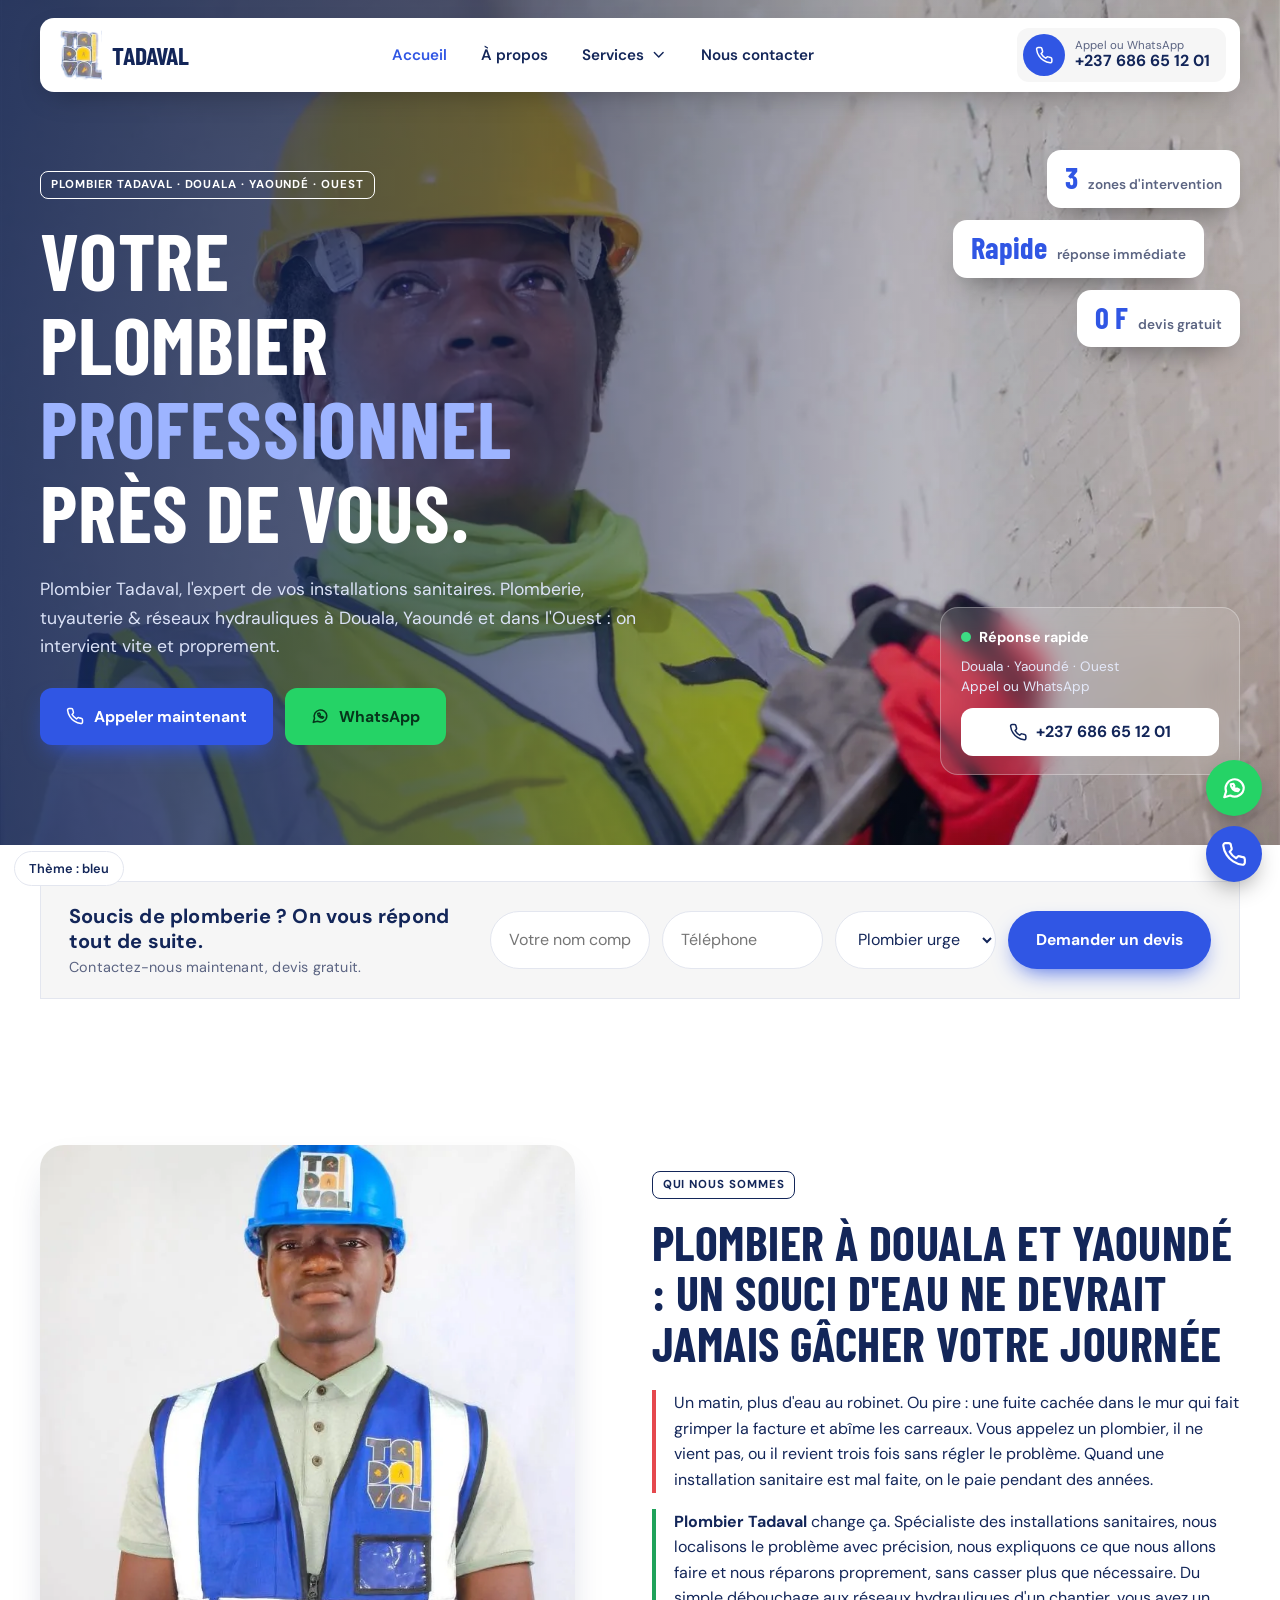
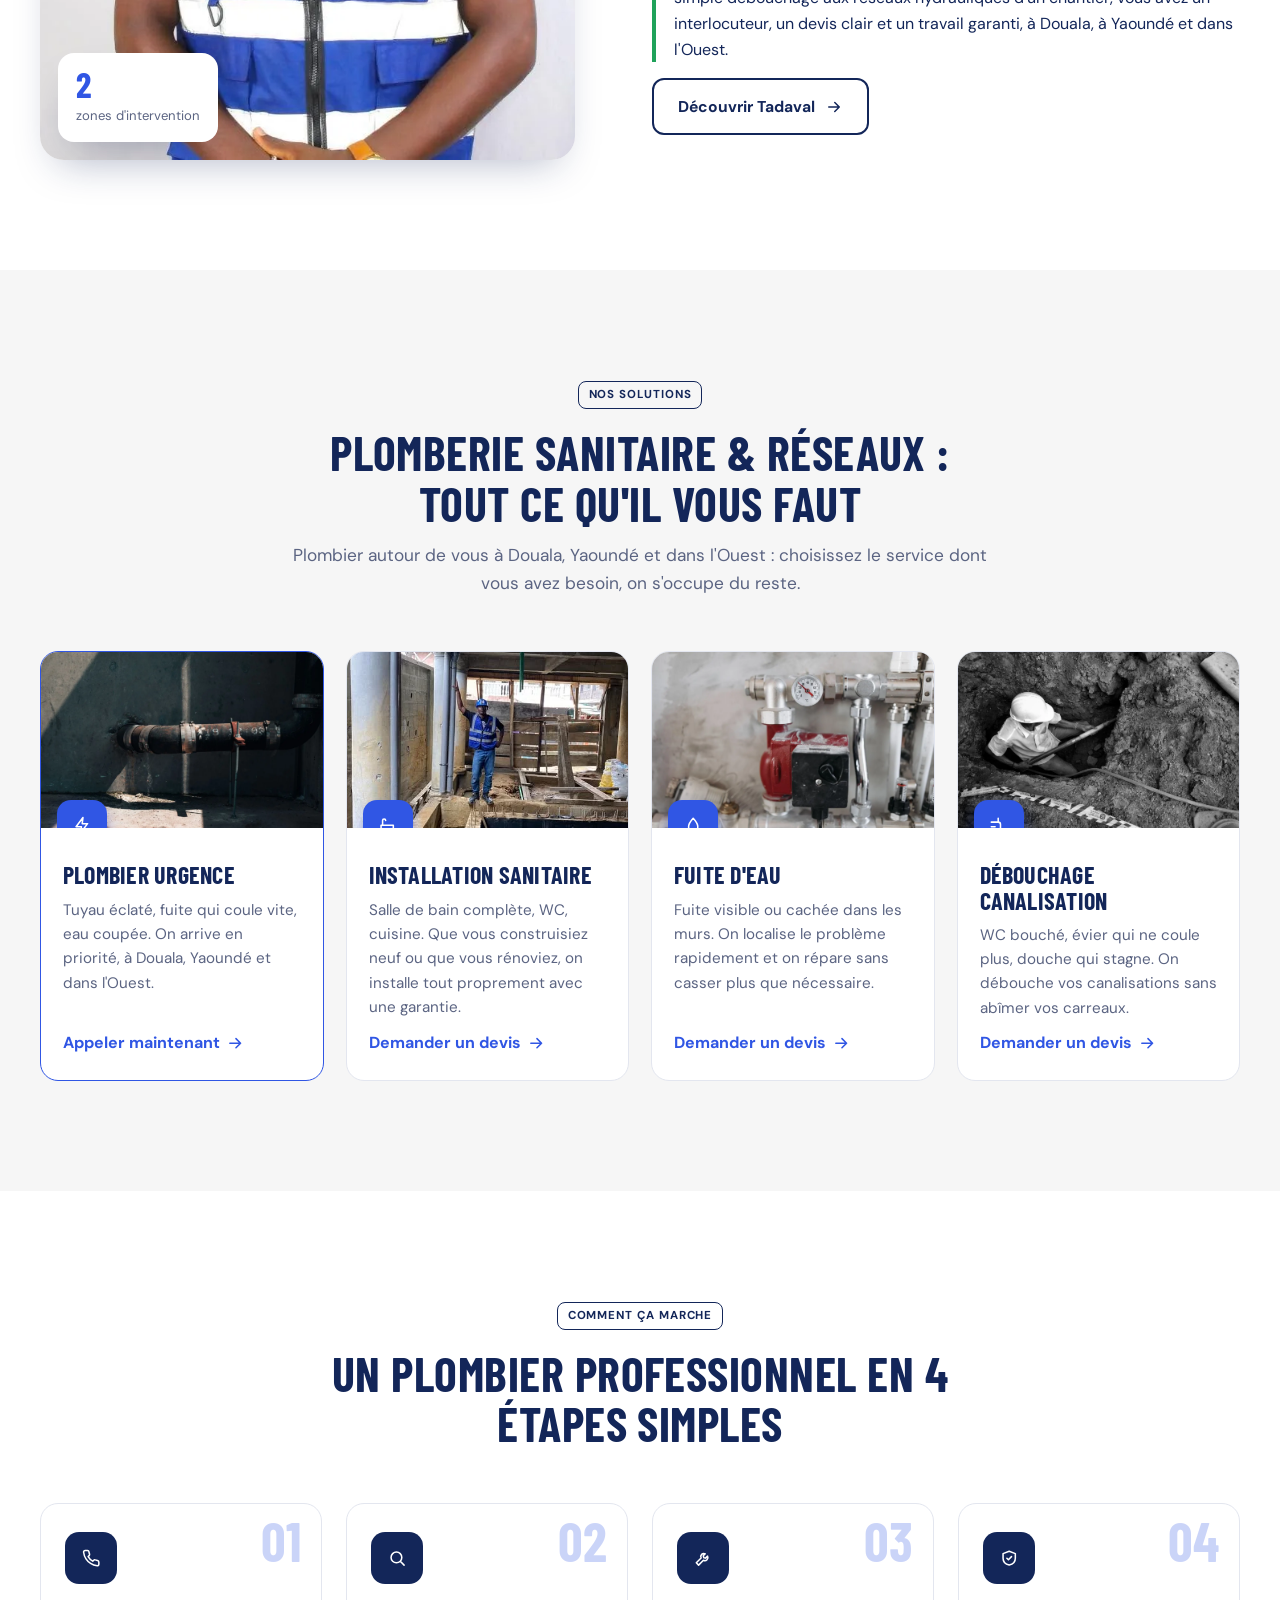
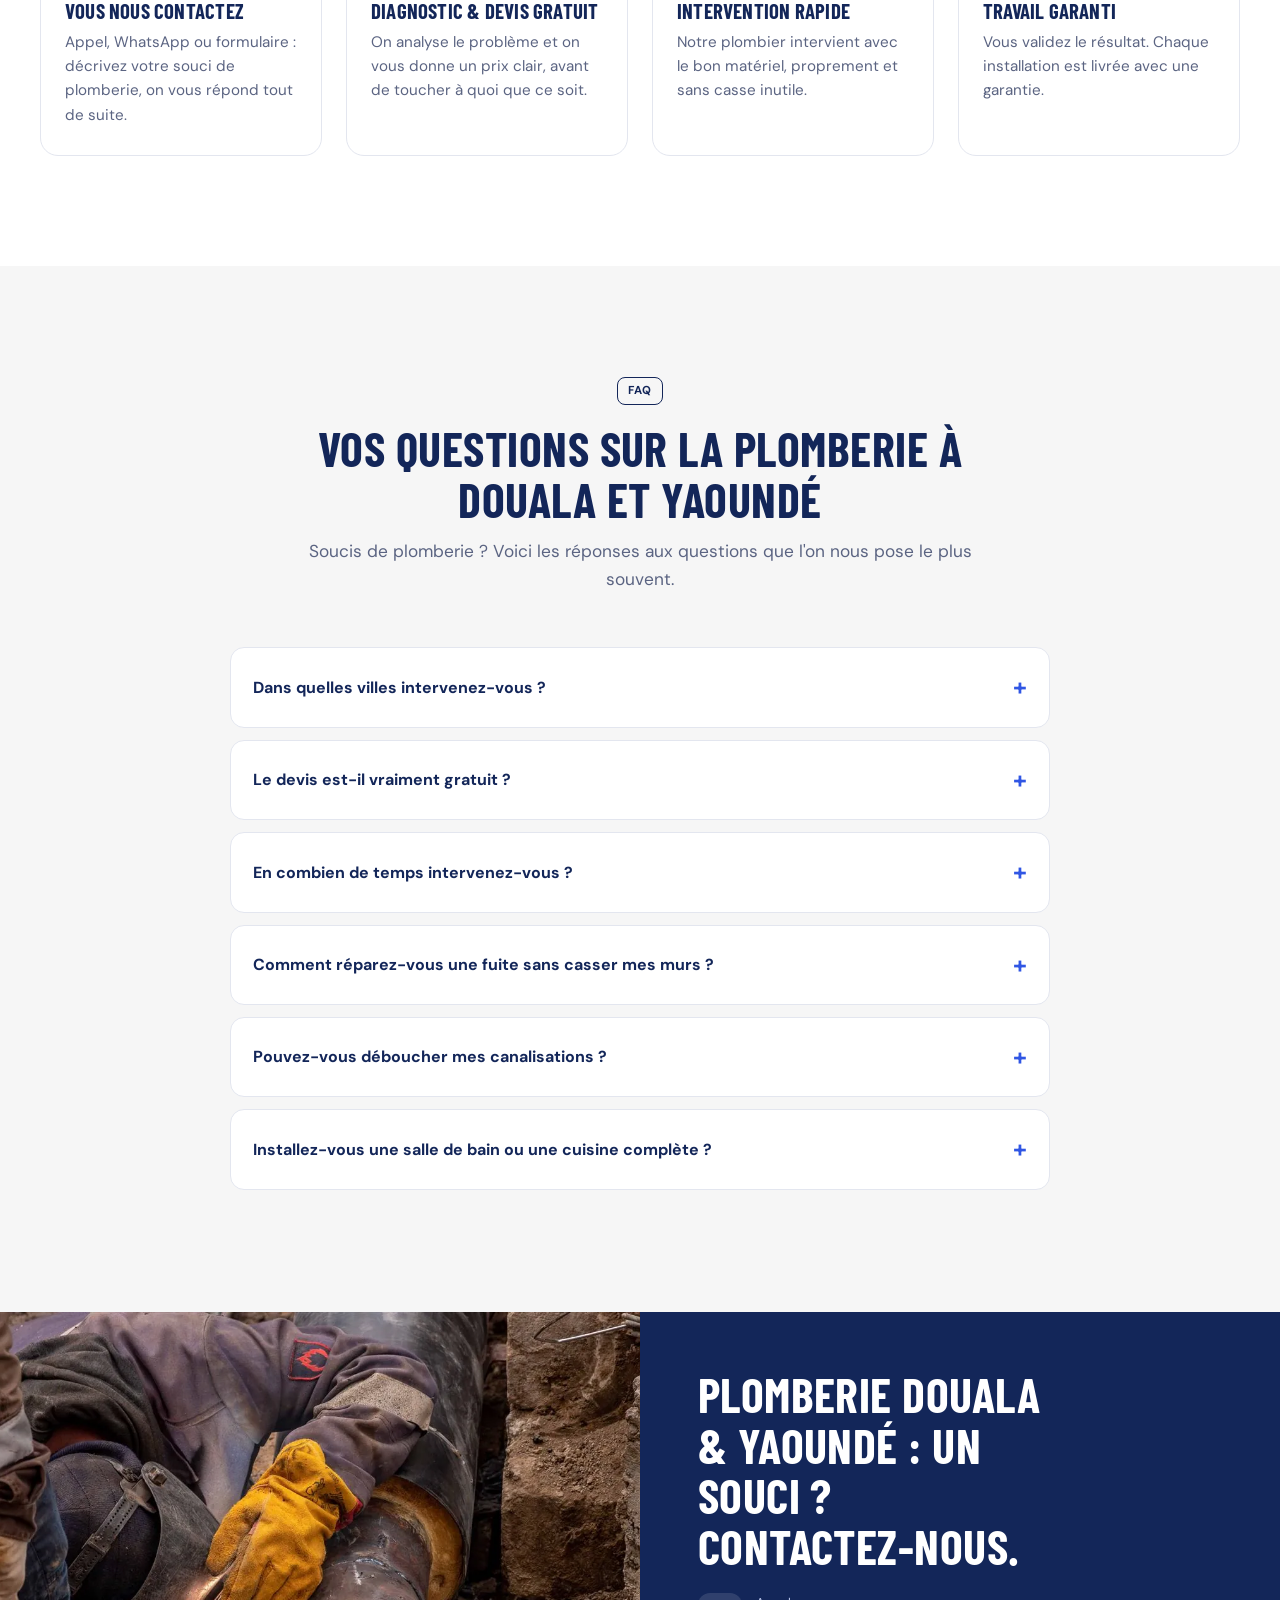
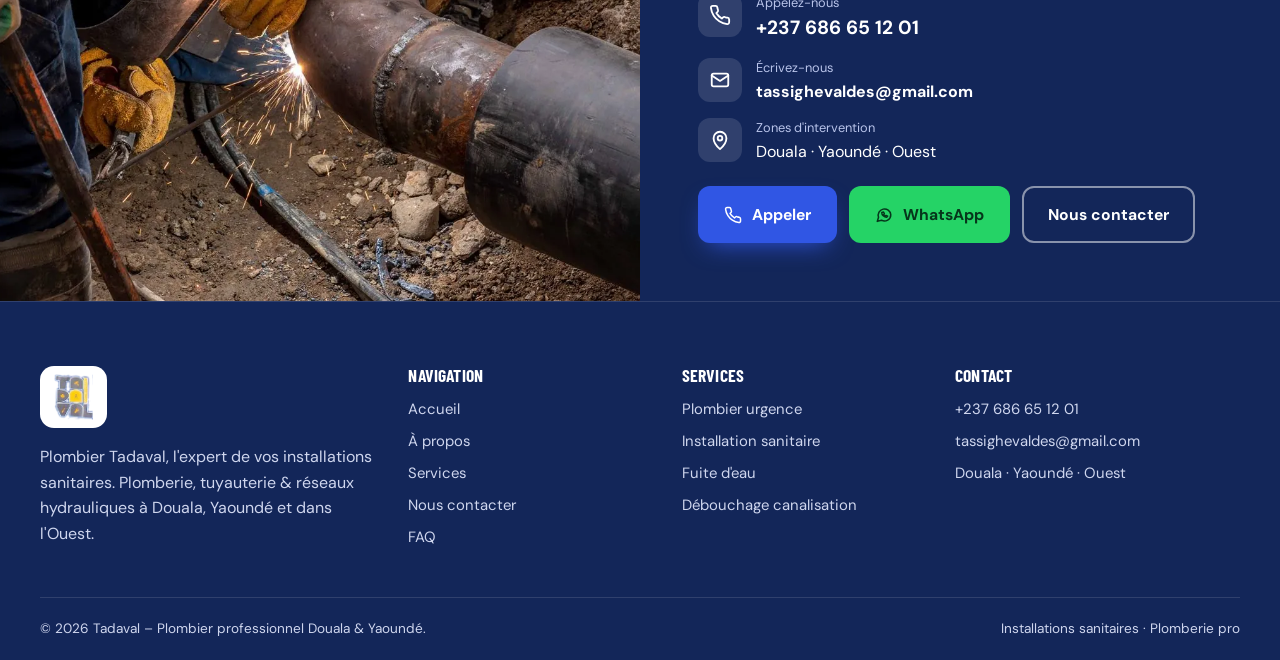
<file: index.html>
<!doctype html>
<html lang="fr">
<head>
<meta charset="utf-8">
<meta name="viewport" content="width=device-width,initial-scale=1">
<title>Plombier professionnel Douala & Yaoundé | Tadaval</title>
<meta name="description" content="Plombier Tadaval, l'expert de vos installations sanitaires à Douala, Yaoundé et dans l'Ouest. Plomberie, fuite d'eau, débouchage. Devis gratuit.">
<link rel="preconnect" href="https://fonts.googleapis.com"><link rel="preconnect" href="https://fonts.gstatic.com" crossorigin>
<link href="https://fonts.googleapis.com/css2?family=Barlow+Condensed:wght@600;700&family=DM+Sans:wght@400;500;600;700&display=swap" rel="stylesheet">
<link rel="icon" href="assets/img/logo.webp" type="image/webp">
<link rel="stylesheet" href="assets/css/style.css">
<!-- SEO -->
<link rel="canonical" href="https://www.tadaval.com/">
<meta name="robots" content="index,follow,max-image-preview:large">
<meta name="theme-color" content="#132659">
<meta name="geo.region" content="CM"><meta name="geo.placename" content="Douala, Yaoundé">
<meta property="og:type" content="website"><meta property="og:locale" content="fr_FR"><meta property="og:site_name" content="Tadaval">
<meta property="og:title" content="Plombier professionnel Douala & Yaoundé | Tadaval"><meta property="og:description" content="Plombier Tadaval, l'expert de vos installations sanitaires à Douala, Yaoundé et dans l'Ouest. Plomberie, fuite d'eau, débouchage. Devis gratuit.">
<meta property="og:url" content="https://www.tadaval.com/"><meta property="og:image" content="https://www.tadaval.com/assets/img/hero.webp">
<meta name="twitter:card" content="summary_large_image"><meta name="twitter:title" content="Plombier professionnel Douala & Yaoundé | Tadaval"><meta name="twitter:description" content="Plombier Tadaval, l'expert de vos installations sanitaires à Douala, Yaoundé et dans l'Ouest. Plomberie, fuite d'eau, débouchage. Devis gratuit."><meta name="twitter:image" content="https://www.tadaval.com/assets/img/hero.webp">
<link rel="preload" as="image" href="assets/img/hero.webp" fetchpriority="high">
<script type="application/ld+json">{"@context": "https://schema.org", "@type": ["Plumber", "LocalBusiness"], "@id": "https://www.tadaval.com/#business", "name": "Tadaval", "alternateName": "Plombier Tadaval", "slogan": "L'expert de vos installations sanitaires.", "url": "https://www.tadaval.com/", "image": "https://www.tadaval.com/assets/img/hero.webp", "logo": "https://www.tadaval.com/assets/img/logo.webp", "telephone": "+237686651201", "email": "tassighevaldes@gmail.com", "areaServed": [{"@type": "City", "name": "Douala"}, {"@type": "City", "name": "Yaoundé"}, {"@type": "AdministrativeArea", "name": "Région de l'Ouest, Cameroun"}], "address": {"@type": "PostalAddress", "addressLocality": "Douala", "addressCountry": "CM"}, "hasOfferCatalog": {"@type": "OfferCatalog", "name": "Services de plomberie", "itemListElement": [{"@type": "Offer", "itemOffered": {"@type": "Service", "name": "Plombier urgence"}}, {"@type": "Offer", "itemOffered": {"@type": "Service", "name": "Installation sanitaire"}}, {"@type": "Offer", "itemOffered": {"@type": "Service", "name": "Fuite d'eau"}}, {"@type": "Offer", "itemOffered": {"@type": "Service", "name": "Débouchage canalisation"}}]}}</script>
<script type="application/ld+json">{"@context": "https://schema.org", "@type": "FAQPage", "mainEntity": [{"@type": "Question", "name": "Dans quelles villes intervenez-vous ?", "acceptedAnswer": {"@type": "Answer", "text": "Nous intervenons à Douala, à Yaoundé et dans toute la région de l'Ouest. Appelez-nous ou écrivez sur WhatsApp : on vous confirme tout de suite si nous pouvons venir chez vous."}}, {"@type": "Question", "name": "Le devis est-il vraiment gratuit ?", "acceptedAnswer": {"@type": "Answer", "text": "Oui. Nous évaluons votre besoin et vous donnons un prix clair avant le début des travaux, sans engagement."}}, {"@type": "Question", "name": "En combien de temps intervenez-vous ?", "acceptedAnswer": {"@type": "Answer", "text": "Pour une urgence (tuyau éclaté, grosse fuite, eau coupée), nous venons en priorité. Pour les autres demandes, nous convenons ensemble d'un créneau rapide."}}, {"@type": "Question", "name": "Comment réparez-vous une fuite sans casser mes murs ?", "acceptedAnswer": {"@type": "Answer", "text": "Nous localisons d'abord la fuite avec précision, pour ne casser que le strict nécessaire, puis nous réparons et remettons proprement."}}, {"@type": "Question", "name": "Pouvez-vous déboucher mes canalisations ?", "acceptedAnswer": {"@type": "Answer", "text": "Oui. WC bouché, évier qui ne coule plus, douche qui stagne : nous débouchons sans abîmer vos carreaux."}}, {"@type": "Question", "name": "Installez-vous une salle de bain ou une cuisine complète ?", "acceptedAnswer": {"@type": "Answer", "text": "Oui, en neuf comme en rénovation : salle de bain, WC et cuisine, avec une garantie sur l'installation."}}]}</script>
<!-- /SEO -->
</head>
<body>

<header class="site-header">
  <div class="container">
    <nav class="nav" aria-label="Navigation principale">
      <a class="brand" href="index.html"><img width="353" height="420" src="assets/img/logo.webp" alt="Logo Tadaval, plombier à Douala et Yaoundé"><span>Tadaval</span></a>
      <button class="burger" aria-label="Ouvrir le menu" aria-expanded="false"><i data-i="menu"></i></button>
      <ul class="menu">
        <li><a class="active" href="index.html">Accueil</a></li>
        <li><a href="a-propos.html">À propos</a></li>
        <li class="has-mega">
          <button aria-haspopup="true">Services <i data-i="chev"></i></button>
          <div class="mega">
            <a href="index.html#urgence"><span class="ic"><i data-i="bolt"></i></span><span><strong>Plombier urgence</strong><small>Tuyau éclaté, fuite, eau coupée</small></span></a>
            <a href="index.html#sanitaire"><span class="ic"><i data-i="bath"></i></span><span><strong>Installation sanitaire</strong><small>Salle de bain, WC, cuisine</small></span></a>
            <a href="index.html#fuite"><span class="ic"><i data-i="drop"></i></span><span><strong>Fuite d'eau</strong><small>Détection et réparation</small></span></a>
            <a href="index.html#debouchage"><span class="ic"><i data-i="pipe"></i></span><span><strong>Débouchage canalisation</strong><small>WC, évier, douche</small></span></a>
          </div>
        </li>
        <li><a href="contact.html">Nous contacter</a></li>
      </ul>
      <a class="nav-call" href="tel:+237686651201"><span class="ic"><i data-i="phone"></i></span><span><small>Appel ou WhatsApp</small>+237 686 65 12 01</span></a>
    </nav>
  </div>
</header>

<main>
<!-- BANNIÈRE -->
<section class="hero">
  <img width="1400" height="1050" class="hero-img" src="assets/img/hero.webp" alt="Plombier professionnel avec sa clé à tuyau" fetchpriority="high" decoding="async">
  <div class="container">
    <span class="tag">Plombier Tadaval · Douala · Yaoundé · Ouest</span>
    <h1>Votre plombier <em>professionnel</em> près de vous.</h1>
    <p class="sub">Plombier Tadaval, l'expert de vos installations sanitaires. Plomberie, tuyauterie &amp; réseaux hydrauliques à Douala, Yaoundé et dans l'Ouest : on intervient vite et proprement.</p>
    <div class="cta-row">
      <a class="btn btn-primary" href="tel:+237686651201"><i data-i="phone"></i> Appeler maintenant</a>
      <a class="btn btn-wa" href="https://wa.me/237686651201?text=Bonjour%20Tadaval%2C%20j%27ai%20un%20souci%20de%20plomberie." target="_blank" rel="noopener"><i data-i="wa"></i> WhatsApp</a>
    </div>
    <ul class="proofs">
      <li><i data-i="file"></i> Devis gratuit</li>
      <li><i data-i="bolt"></i> Intervention rapide</li>
      <li><i data-i="pin"></i> Douala · Yaoundé · Ouest</li>
    </ul>
    <aside class="hero-side" aria-label="Informations clés">
      <ul class="hero-chips">
        <li><b>3</b><span>zones d'intervention</span></li>
        <li><b>Rapide</b><span>réponse immédiate</span></li>
        <li><b>0 F</b><span>devis gratuit</span></li>
      </ul>
      <div class="hero-card">
        <span class="live"><i></i> Réponse rapide</span>
        <p>Douala · Yaoundé · Ouest<br>Appel ou WhatsApp</p>
        <a href="tel:+237686651201"><i data-i="phone"></i> +237 686 65 12 01</a>
      </div>
    </aside>
  </div>
</section>

<!-- PANNEAU DEVIS -->
<div class="quote-wrap"><div class="container">
  <div class="quote-bar reveal">
    <h3>Soucis de plomberie ? On vous répond tout de suite.<small>Contactez-nous maintenant, devis gratuit.</small></h3>
    <form class="quote-form" data-wa>
      <input name="nom" type="text" placeholder="Votre nom complet" aria-label="Nom complet" required>
      <input name="tel" type="tel" placeholder="Téléphone" aria-label="Téléphone" required>
      <select name="service" aria-label="Service souhaité">
<option>Plombier urgence</option><option>Installation sanitaire</option><option>Fuite d'eau</option><option>Débouchage canalisation</option>
      </select>
      <button class="btn btn-primary" type="submit">Demander un devis</button>
    </form>
  </div>
</div></div>

<!-- QUI NOUS SOMMES -->
<section class="section" id="qui-sommes-nous">
  <div class="container split">
    <div class="photo-anim reveal">
      <img width="828" height="828" src="assets/img/fondateur.webp" alt="Le plombier Tadaval en tenue de chantier, casque et gilet" loading="lazy">
      <div class="badge"><b data-count="3">0</b><span>zones d'intervention</span></div>
    </div>
    <div class="story reveal">
      <span class="tag">Qui nous sommes</span>
      <h2>Plombier à Douala et Yaoundé : un souci d'eau ne devrait jamais gâcher votre journée</h2>
      <p class="problem">Un matin, plus d'eau au robinet. Ou pire : une fuite cachée dans le mur qui fait grimper la facture et abîme les carreaux. Vous appelez un plombier, il ne vient pas, ou il revient trois fois sans régler le problème. Quand une installation sanitaire est mal faite, on le paie pendant des années.</p>
      <p class="solution"><strong>Plombier Tadaval</strong> change ça. Spécialiste des installations sanitaires, nous localisons le problème avec précision, nous expliquons ce que nous allons faire et nous réparons proprement, sans casser plus que nécessaire. Du simple débouchage aux réseaux hydrauliques d'un chantier, vous avez un interlocuteur, un devis clair et un travail garanti, à Douala, à Yaoundé et dans l'Ouest.</p>
      <a class="btn btn-outline" href="a-propos.html">Découvrir Tadaval <i data-i="arrow"></i></a>
    </div>
  </div>
</section>

<!-- SERVICES -->
<section class="section soft" id="services">
  <div class="container">
    <div class="head-center reveal">
      <span class="tag">Nos solutions</span>
      <h2>Plomberie sanitaire &amp; réseaux : tout ce qu'il vous faut</h2>
      <p class="lead">Plombier autour de vous à Douala, Yaoundé et dans l'Ouest : choisissez le service dont vous avez besoin, on s'occupe du reste.</p>
    </div>
    <div class="cards">
      <article class="card urgent reveal" id="urgence">
        <div class="thumb"><img width="1400" height="935" src="assets/img/urgence.webp" alt="Canalisation réparée par un plombier urgence" loading="lazy"><span class="ic"><i data-i="bolt"></i></span></div>
        <div class="body"><h3>Plombier urgence</h3><p>Tuyau éclaté, fuite qui coule vite, eau coupée. On arrive en priorité, à Douala, Yaoundé et dans l'Ouest.</p><a class="more" href="tel:+237686651201">Appeler maintenant <i data-i="arrow"></i></a></div>
      </article>
      <article class="card reveal" id="sanitaire">
        <div class="thumb"><img width="443" height="590" src="assets/img/chantier-tadaval.webp" alt="Plombier Tadaval sur un chantier d'installation sanitaire" loading="lazy"><span class="ic"><i data-i="bath"></i></span></div>
        <div class="body"><h3>Installation sanitaire</h3><p>Salle de bain complète, WC, cuisine. Que vous construisiez neuf ou que vous rénoviez, on installe tout proprement avec une garantie.</p><a class="more" href="contact.html">Demander un devis <i data-i="arrow"></i></a></div>
      </article>
      <article class="card reveal" id="fuite">
        <div class="thumb"><img width="1400" height="935" src="assets/img/collecteur.webp" alt="Collecteur et manomètre pour la détection de fuite d'eau" loading="lazy"><span class="ic"><i data-i="drop"></i></span></div>
        <div class="body"><h3>Fuite d'eau</h3><p>Fuite visible ou cachée dans les murs. On localise le problème rapidement et on répare sans casser plus que nécessaire.</p><a class="more" href="contact.html">Demander un devis <i data-i="arrow"></i></a></div>
      </article>
      <article class="card reveal" id="debouchage">
        <div class="thumb"><img width="1400" height="1050" src="assets/img/tranchee.webp" alt="Intervention sur canalisation en tranchée" loading="lazy"><span class="ic"><i data-i="pipe"></i></span></div>
        <div class="body"><h3>Débouchage canalisation</h3><p>WC bouché, évier qui ne coule plus, douche qui stagne. On débouche vos canalisations sans abîmer vos carreaux.</p><a class="more" href="contact.html">Demander un devis <i data-i="arrow"></i></a></div>
      </article>
    </div>
  </div>
</section>

<!-- COMMENT ÇA MARCHE -->
<section class="section" id="comment-ca-marche">
  <div class="container">
    <div class="head-center reveal">
      <span class="tag">Comment ça marche</span>
      <h2>Un plombier professionnel en 4 étapes simples</h2>
    </div>
    <div class="steps">
      <div class="step reveal"><div class="ic"><i data-i="phone"></i></div><h3>Vous nous contactez</h3><p>Appel, WhatsApp ou formulaire : décrivez votre souci de plomberie, on vous répond tout de suite.</p></div>
      <div class="step reveal"><div class="ic"><i data-i="search"></i></div><h3>Diagnostic &amp; devis gratuit</h3><p>On analyse le problème et on vous donne un prix clair, avant de toucher à quoi que ce soit.</p></div>
      <div class="step reveal"><div class="ic"><i data-i="tool"></i></div><h3>Intervention rapide</h3><p>Notre plombier intervient avec le bon matériel, proprement et sans casse inutile.</p></div>
      <div class="step reveal"><div class="ic"><i data-i="shield"></i></div><h3>Travail garanti</h3><p>Vous validez le résultat. Chaque installation est livrée avec une garantie.</p></div>
    </div>
  </div>
</section>

<!-- FAQ -->
<section class="section soft" id="faq">
  <div class="container">
    <div class="head-center reveal">
      <span class="tag">FAQ</span>
      <h2>Vos questions sur la plomberie à Douala et Yaoundé</h2>
      <p class="lead">Soucis de plomberie ? Voici les réponses aux questions que l'on nous pose le plus souvent.</p>
    </div>
    <div class="faq">
      <details class="reveal"><summary>Dans quelles villes intervenez-vous ?</summary><p>Nous intervenons à Douala, à Yaoundé et dans toute la région de l'Ouest. Appelez-nous ou écrivez sur WhatsApp : on vous confirme tout de suite si nous pouvons venir chez vous.</p></details>
      <details class="reveal"><summary>Le devis est-il vraiment gratuit ?</summary><p>Oui. Nous évaluons votre besoin et vous donnons un prix clair avant le début des travaux, sans engagement.</p></details>
      <details class="reveal"><summary>En combien de temps intervenez-vous ?</summary><p>Pour une urgence (tuyau éclaté, grosse fuite, eau coupée), nous venons en priorité. Pour les autres demandes, nous convenons ensemble d'un créneau rapide.</p></details>
      <details class="reveal"><summary>Comment réparez-vous une fuite sans casser mes murs ?</summary><p>Nous localisons d'abord la fuite avec précision, pour ne casser que le strict nécessaire, puis nous réparons et remettons proprement.</p></details>
      <details class="reveal"><summary>Pouvez-vous déboucher mes canalisations ?</summary><p>Oui. WC bouché, évier qui ne coule plus, douche qui stagne : nous débouchons sans abîmer vos carreaux.</p></details>
      <details class="reveal"><summary>Installez-vous une salle de bain ou une cuisine complète ?</summary><p>Oui, en neuf comme en rénovation : salle de bain, WC et cuisine, avec une garantie sur l'installation.</p></details>
    </div>
  </div>
</section>

<section class="cta-section">
  <div class="cta-band reveal">
    <div class="cta-media"><img width="1400" height="933" src="assets/img/soudure.webp" alt="Plombier Tadaval au travail sur une canalisation" loading="lazy"></div>
    <div class="cta-info">
      <h2>Plomberie Douala &amp; Yaoundé : un souci ? Contactez-nous.</h2>
      <ul class="cta-list">
        <li><i data-i="phone"></i><span><small>Appelez-nous</small><a href="tel:+237686651201">+237 686 65 12 01</a></span></li>
        <li><i data-i="mail"></i><span><small>Écrivez-nous</small><a href="mailto:tassighevaldes@gmail.com" style="font-size:1rem">tassighevaldes@gmail.com</a></span></li>
        <li><i data-i="pin"></i><span><small>Zones d'intervention</small>Douala · Yaoundé · Ouest</span></li>
      </ul>
      <div class="cta-row">
        <a class="btn btn-primary" href="tel:+237686651201"><i data-i="phone"></i> Appeler</a>
        <a class="btn btn-wa" href="https://wa.me/237686651201" target="_blank" rel="noopener"><i data-i="wa"></i> WhatsApp</a>
        <a class="btn btn-ghost" href="contact.html">Nous contacter</a>
      </div>
    </div>
  </div>
</section>
</main>

<footer>
  <div class="container">
    <div class="foot-grid">
      <div><span class="foot-logo"><img width="353" height="420" src="assets/img/logo.webp" alt="Tadaval"></span><p>Plombier Tadaval, l'expert de vos installations sanitaires. Plomberie, tuyauterie &amp; réseaux hydrauliques à Douala, Yaoundé et dans l'Ouest.</p></div>
      <div><h4>Navigation</h4><ul><li><a href="index.html">Accueil</a></li><li><a href="a-propos.html">À propos</a></li><li><a href="index.html#services">Services</a></li><li><a href="contact.html">Nous contacter</a></li><li><a href="index.html#faq">FAQ</a></li></ul></div>
      <div><h4>Services</h4><ul><li><a href="index.html#urgence">Plombier urgence</a></li>
<li><a href="index.html#sanitaire">Installation sanitaire</a></li>
<li><a href="index.html#fuite">Fuite d'eau</a></li>
<li><a href="index.html#debouchage">Débouchage canalisation</a></li></ul></div>
      <div><h4>Contact</h4><ul><li><a href="tel:+237686651201">+237 686 65 12 01</a></li><li><a href="mailto:tassighevaldes@gmail.com">tassighevaldes@gmail.com</a></li><li>Douala · Yaoundé · Ouest</li></ul></div>
    </div>
    <div class="copy"><span>© <span id="y">2026</span> Tadaval – Plombier professionnel Douala &amp; Yaoundé.</span><span>Installations sanitaires · Plomberie pro</span></div>
  </div>
</footer>

<div class="float-actions">
  <a class="fa-wa" href="https://wa.me/237686651201" target="_blank" rel="noopener" aria-label="WhatsApp"><i data-i="wa"></i></a>
  <a class="fa-call" href="tel:+237686651201" aria-label="Appeler"><i data-i="phone"></i></a>
</div>
<button class="theme-toggle" type="button" aria-label="Changer le thème de couleurs">Thème : bleu</button>
<script src="assets/js/main.js" defer></script>
</body>
</html>
</file>
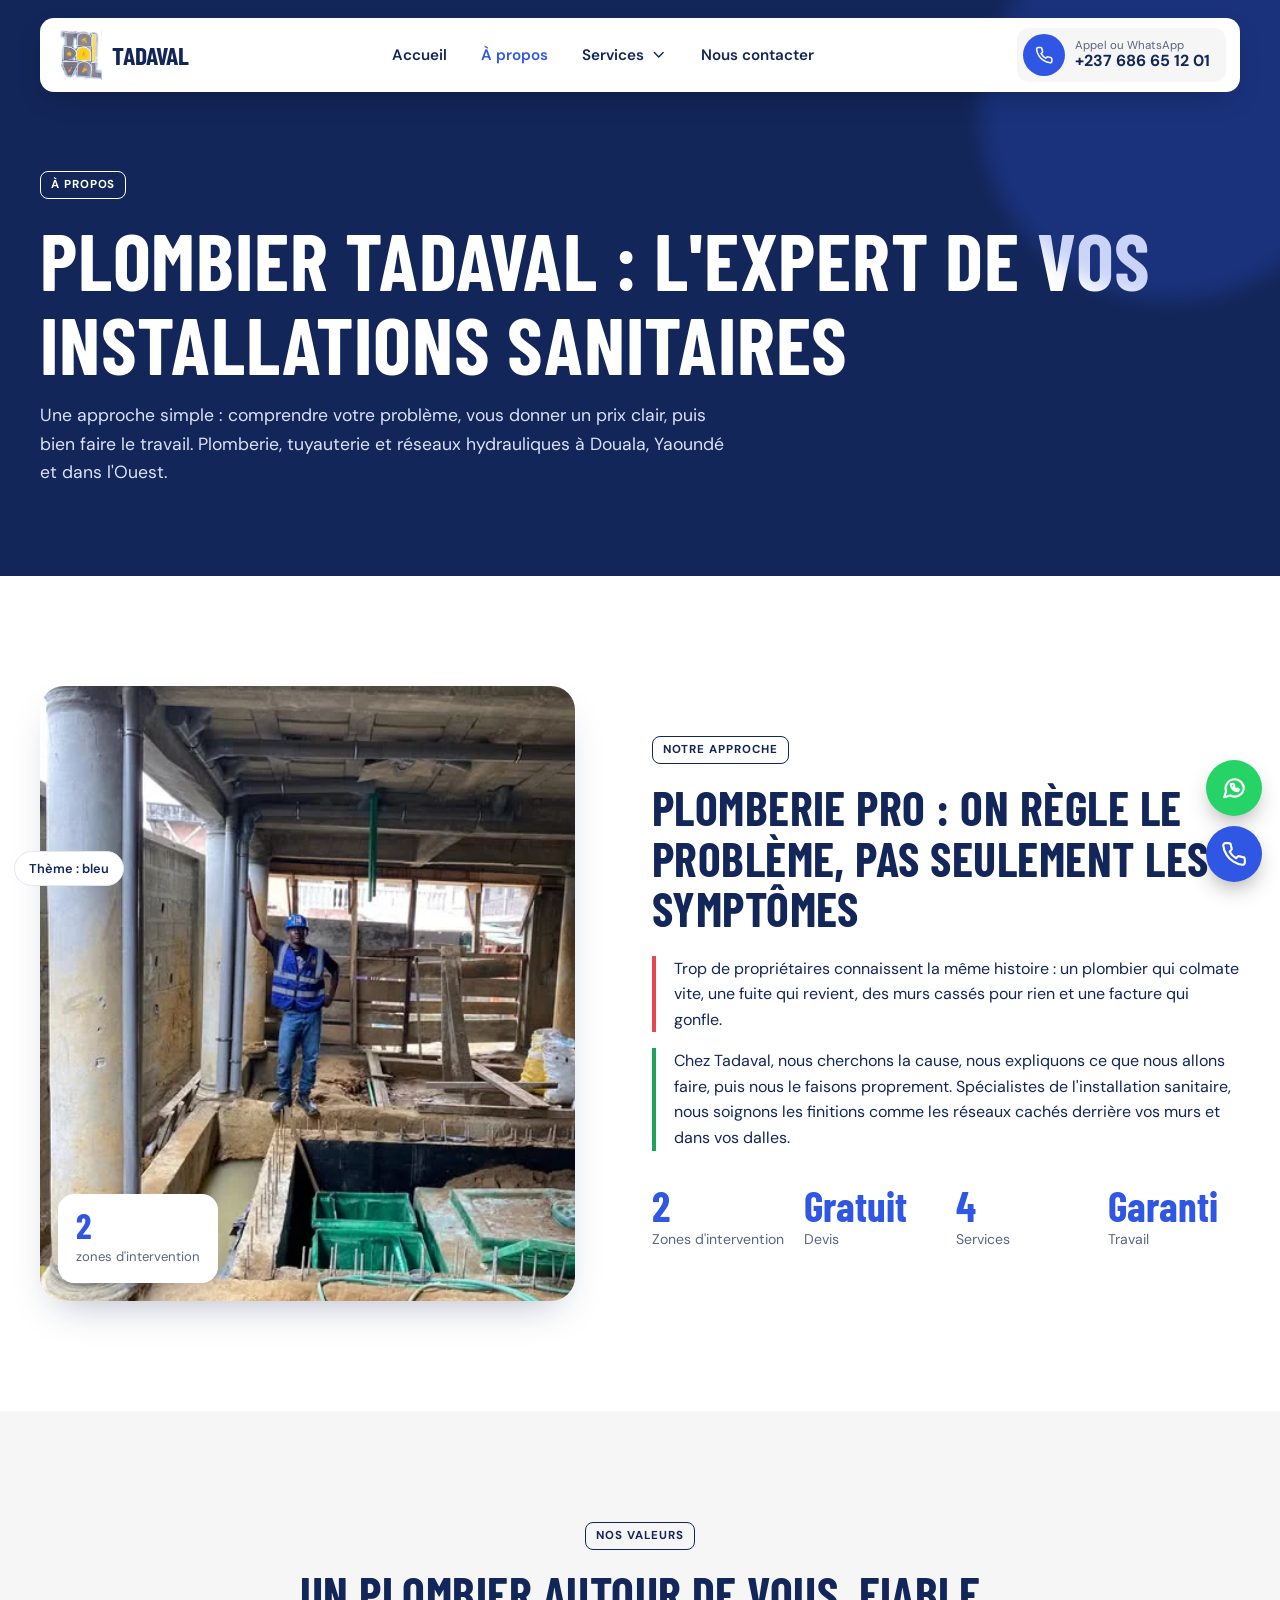
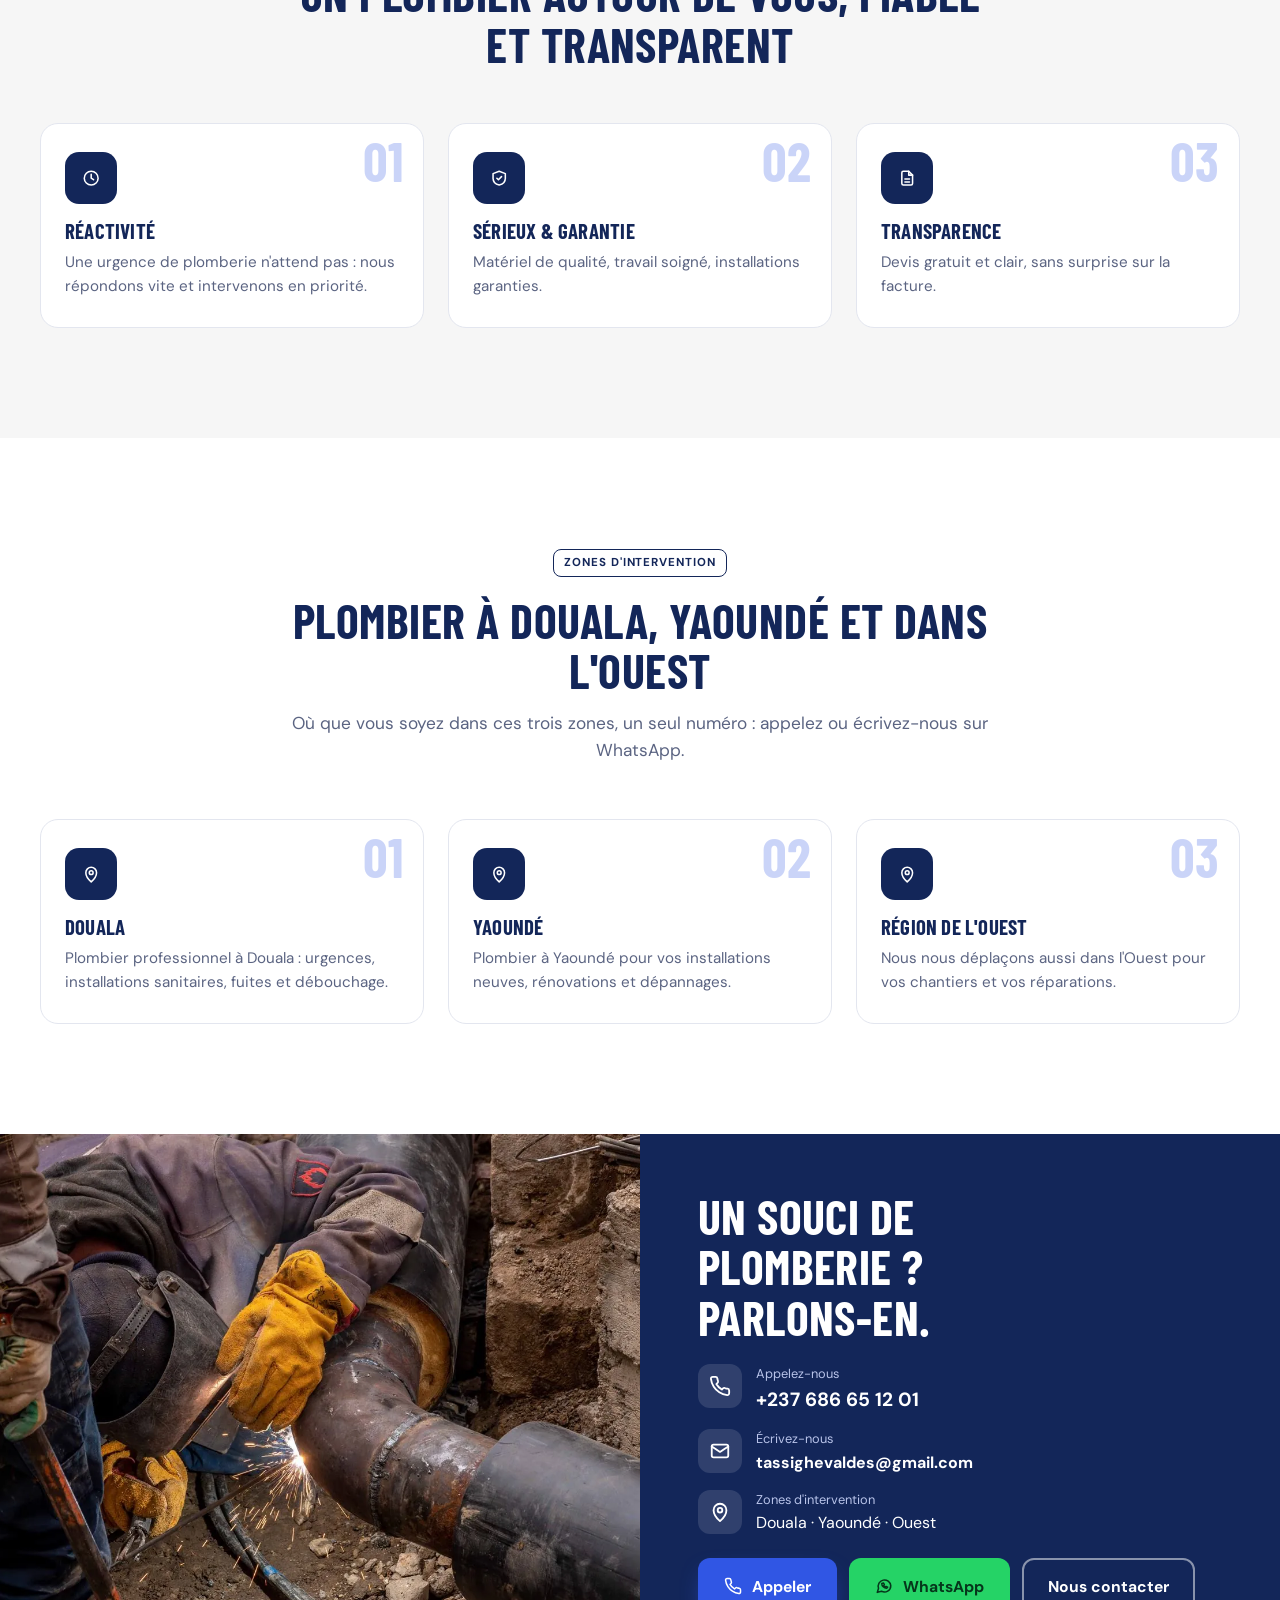
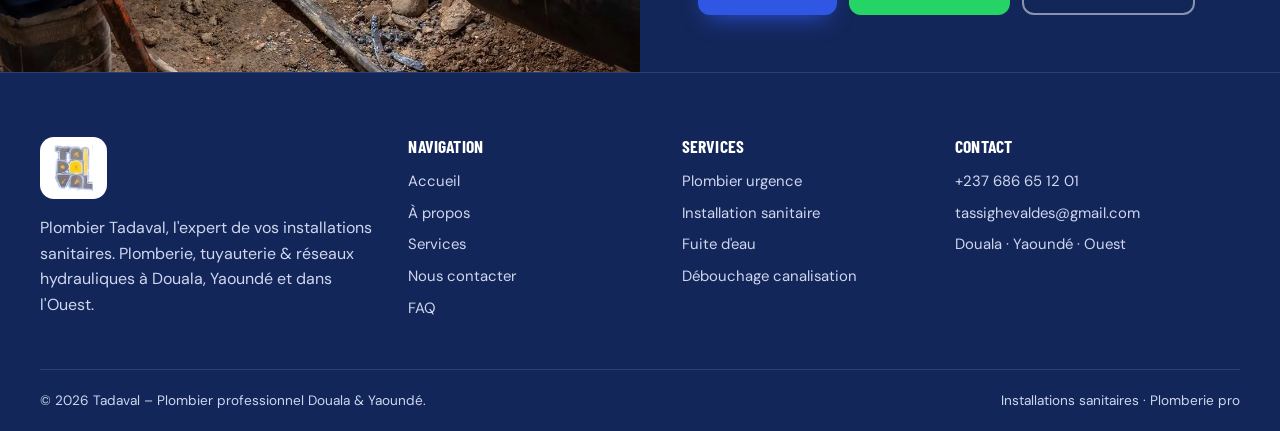
<file: a-propos.html>
<!doctype html>
<html lang="fr">
<head>
<meta charset="utf-8">
<meta name="viewport" content="width=device-width,initial-scale=1">
<title>À propos – Plombier Tadaval, expert installations sanitaires</title>
<meta name="description" content="Plombier Tadaval : expert de l'installation sanitaire et de la plomberie professionnelle à Douala, Yaoundé et dans l'Ouest. Découvrez notre approche.">
<link rel="preconnect" href="https://fonts.googleapis.com"><link rel="preconnect" href="https://fonts.gstatic.com" crossorigin>
<link href="https://fonts.googleapis.com/css2?family=Barlow+Condensed:wght@600;700&family=DM+Sans:wght@400;500;600;700&display=swap" rel="stylesheet">
<link rel="icon" href="assets/img/logo.webp" type="image/webp">
<link rel="stylesheet" href="assets/css/style.css">
<!-- SEO -->
<link rel="canonical" href="https://www.tadaval.com/a-propos.html">
<meta name="robots" content="index,follow,max-image-preview:large">
<meta name="theme-color" content="#132659">
<meta name="geo.region" content="CM"><meta name="geo.placename" content="Douala, Yaoundé">
<meta property="og:type" content="website"><meta property="og:locale" content="fr_FR"><meta property="og:site_name" content="Tadaval">
<meta property="og:title" content="À propos – Plombier Tadaval, expert installations sanitaires"><meta property="og:description" content="Plombier Tadaval : expert de l'installation sanitaire et de la plomberie professionnelle à Douala, Yaoundé et dans l'Ouest. Découvrez notre approche.">
<meta property="og:url" content="https://www.tadaval.com/a-propos.html"><meta property="og:image" content="https://www.tadaval.com/assets/img/hero.webp">
<meta name="twitter:card" content="summary_large_image"><meta name="twitter:title" content="À propos – Plombier Tadaval, expert installations sanitaires"><meta name="twitter:description" content="Plombier Tadaval : expert de l'installation sanitaire et de la plomberie professionnelle à Douala, Yaoundé et dans l'Ouest. Découvrez notre approche."><meta name="twitter:image" content="https://www.tadaval.com/assets/img/hero.webp">
<script type="application/ld+json">{"@context": "https://schema.org", "@type": ["Plumber", "LocalBusiness"], "@id": "https://www.tadaval.com/#business", "name": "Tadaval", "alternateName": "Plombier Tadaval", "slogan": "L'expert de vos installations sanitaires.", "url": "https://www.tadaval.com/", "image": "https://www.tadaval.com/assets/img/hero.webp", "logo": "https://www.tadaval.com/assets/img/logo.webp", "telephone": "+237686651201", "email": "tassighevaldes@gmail.com", "areaServed": [{"@type": "City", "name": "Douala"}, {"@type": "City", "name": "Yaoundé"}, {"@type": "AdministrativeArea", "name": "Région de l'Ouest, Cameroun"}], "address": {"@type": "PostalAddress", "addressLocality": "Douala", "addressCountry": "CM"}, "hasOfferCatalog": {"@type": "OfferCatalog", "name": "Services de plomberie", "itemListElement": [{"@type": "Offer", "itemOffered": {"@type": "Service", "name": "Plombier urgence"}}, {"@type": "Offer", "itemOffered": {"@type": "Service", "name": "Installation sanitaire"}}, {"@type": "Offer", "itemOffered": {"@type": "Service", "name": "Fuite d'eau"}}, {"@type": "Offer", "itemOffered": {"@type": "Service", "name": "Débouchage canalisation"}}]}}</script>
<script type="application/ld+json">{"@context": "https://schema.org", "@type": "BreadcrumbList", "itemListElement": [{"@type": "ListItem", "position": 1, "name": "Accueil", "item": "https://www.tadaval.com/"}, {"@type": "ListItem", "position": 2, "name": "À propos", "item": "https://www.tadaval.com/a-propos.html"}]}</script>
<!-- /SEO -->
</head>
<body>

<header class="site-header">
  <div class="container">
    <nav class="nav" aria-label="Navigation principale">
      <a class="brand" href="index.html"><img width="353" height="420" src="assets/img/logo.webp" alt="Logo Tadaval, plombier à Douala et Yaoundé"><span>Tadaval</span></a>
      <button class="burger" aria-label="Ouvrir le menu" aria-expanded="false"><i data-i="menu"></i></button>
      <ul class="menu">
        <li><a href="index.html">Accueil</a></li>
        <li><a class="active" href="a-propos.html">À propos</a></li>
        <li class="has-mega">
          <button aria-haspopup="true">Services <i data-i="chev"></i></button>
          <div class="mega">
            <a href="index.html#urgence"><span class="ic"><i data-i="bolt"></i></span><span><strong>Plombier urgence</strong><small>Tuyau éclaté, fuite, eau coupée</small></span></a>
            <a href="index.html#sanitaire"><span class="ic"><i data-i="bath"></i></span><span><strong>Installation sanitaire</strong><small>Salle de bain, WC, cuisine</small></span></a>
            <a href="index.html#fuite"><span class="ic"><i data-i="drop"></i></span><span><strong>Fuite d'eau</strong><small>Détection et réparation</small></span></a>
            <a href="index.html#debouchage"><span class="ic"><i data-i="pipe"></i></span><span><strong>Débouchage canalisation</strong><small>WC, évier, douche</small></span></a>
          </div>
        </li>
        <li><a href="contact.html">Nous contacter</a></li>
      </ul>
      <a class="nav-call" href="tel:+237686651201"><span class="ic"><i data-i="phone"></i></span><span><small>Appel ou WhatsApp</small>+237 686 65 12 01</span></a>
    </nav>
  </div>
</header>

<main>
<section class="page-hero">
  <div class="container">
    <span class="tag">À propos</span>
    <h1>Plombier Tadaval : l'expert de vos installations sanitaires</h1>
    <p>Une approche simple : comprendre votre problème, vous donner un prix clair, puis bien faire le travail. Plomberie, tuyauterie et réseaux hydrauliques à Douala, Yaoundé et dans l'Ouest.</p>
  </div>
</section>

<section class="section">
  <div class="container split">
    <div class="photo-anim reveal">
      <img width="443" height="590" src="assets/img/chantier-tadaval.webp" alt="Plombier Tadaval sur un chantier, au-dessus des réseaux d'évacuation" loading="lazy">
      <div class="badge"><b data-count="3">0</b><span>zones d'intervention</span></div>
    </div>
    <div class="story reveal">
      <span class="tag">Notre approche</span>
      <h2>Plomberie pro : on règle le problème, pas seulement les symptômes</h2>
      <p class="problem">Trop de propriétaires connaissent la même histoire : un plombier qui colmate vite, une fuite qui revient, des murs cassés pour rien et une facture qui gonfle.</p>
      <p class="solution">Chez Tadaval, nous cherchons la cause, nous expliquons ce que nous allons faire, puis nous le faisons proprement. Spécialistes de l'installation sanitaire, nous soignons les finitions comme les réseaux cachés derrière vos murs et dans vos dalles.</p>
      <div class="stats">
        <div><b data-count="3">0</b><span>Zones d'intervention</span></div>
        <div><b>Gratuit</b><span>Devis</span></div>
        <div><b>4</b><span>Services</span></div>
        <div><b>Garanti</b><span>Travail</span></div>
      </div>
    </div>
  </div>
</section>

<section class="section soft">
  <div class="container">
    <div class="head-center reveal"><span class="tag">Nos valeurs</span><h2>Un plombier autour de vous, fiable et transparent</h2></div>
    <div class="steps" style="grid-template-columns:repeat(auto-fit,minmax(240px,1fr))">
      <div class="step reveal"><div class="ic"><i data-i="clock"></i></div><h3>Réactivité</h3><p>Une urgence de plomberie n'attend pas : nous répondons vite et intervenons en priorité.</p></div>
      <div class="step reveal"><div class="ic"><i data-i="shield"></i></div><h3>Sérieux &amp; garantie</h3><p>Matériel de qualité, travail soigné, installations garanties.</p></div>
      <div class="step reveal"><div class="ic"><i data-i="file"></i></div><h3>Transparence</h3><p>Devis gratuit et clair, sans surprise sur la facture.</p></div>
    </div>
  </div>
</section>

<section class="section">
  <div class="container">
    <div class="head-center reveal"><span class="tag">Zones d'intervention</span><h2>Plombier à Douala, Yaoundé et dans l'Ouest</h2><p class="lead">Où que vous soyez dans ces trois zones, un seul numéro : appelez ou écrivez-nous sur WhatsApp.</p></div>
    <div class="steps" style="grid-template-columns:repeat(auto-fit,minmax(240px,1fr))">
      <div class="step reveal"><div class="ic"><i data-i="pin"></i></div><h3>Douala</h3><p>Plombier professionnel à Douala : urgences, installations sanitaires, fuites et débouchage.</p></div>
      <div class="step reveal"><div class="ic"><i data-i="pin"></i></div><h3>Yaoundé</h3><p>Plombier à Yaoundé pour vos installations neuves, rénovations et dépannages.</p></div>
      <div class="step reveal"><div class="ic"><i data-i="pin"></i></div><h3>Région de l'Ouest</h3><p>Nous nous déplaçons aussi dans l'Ouest pour vos chantiers et vos réparations.</p></div>
    </div>
  </div>
</section>

<section class="cta-section">
  <div class="cta-band reveal">
    <div class="cta-media"><img width="1400" height="933" src="assets/img/soudure.webp" alt="Plombier Tadaval au travail sur une canalisation" loading="lazy"></div>
    <div class="cta-info">
      <h2>Un souci de plomberie ? Parlons-en.</h2>
      <ul class="cta-list">
        <li><i data-i="phone"></i><span><small>Appelez-nous</small><a href="tel:+237686651201">+237 686 65 12 01</a></span></li>
        <li><i data-i="mail"></i><span><small>Écrivez-nous</small><a href="mailto:tassighevaldes@gmail.com" style="font-size:1rem">tassighevaldes@gmail.com</a></span></li>
        <li><i data-i="pin"></i><span><small>Zones d'intervention</small>Douala · Yaoundé · Ouest</span></li>
      </ul>
      <div class="cta-row">
        <a class="btn btn-primary" href="tel:+237686651201"><i data-i="phone"></i> Appeler</a>
        <a class="btn btn-wa" href="https://wa.me/237686651201" target="_blank" rel="noopener"><i data-i="wa"></i> WhatsApp</a>
        <a class="btn btn-ghost" href="contact.html">Nous contacter</a>
      </div>
    </div>
  </div>
</section>
</main>

<footer>
  <div class="container">
    <div class="foot-grid">
      <div><span class="foot-logo"><img width="353" height="420" src="assets/img/logo.webp" alt="Tadaval"></span><p>Plombier Tadaval, l'expert de vos installations sanitaires. Plomberie, tuyauterie &amp; réseaux hydrauliques à Douala, Yaoundé et dans l'Ouest.</p></div>
      <div><h4>Navigation</h4><ul><li><a href="index.html">Accueil</a></li><li><a href="a-propos.html">À propos</a></li><li><a href="index.html#services">Services</a></li><li><a href="contact.html">Nous contacter</a></li><li><a href="index.html#faq">FAQ</a></li></ul></div>
      <div><h4>Services</h4><ul><li><a href="index.html#urgence">Plombier urgence</a></li>
<li><a href="index.html#sanitaire">Installation sanitaire</a></li>
<li><a href="index.html#fuite">Fuite d'eau</a></li>
<li><a href="index.html#debouchage">Débouchage canalisation</a></li></ul></div>
      <div><h4>Contact</h4><ul><li><a href="tel:+237686651201">+237 686 65 12 01</a></li><li><a href="mailto:tassighevaldes@gmail.com">tassighevaldes@gmail.com</a></li><li>Douala · Yaoundé · Ouest</li></ul></div>
    </div>
    <div class="copy"><span>© <span id="y">2026</span> Tadaval – Plombier professionnel Douala &amp; Yaoundé.</span><span>Installations sanitaires · Plomberie pro</span></div>
  </div>
</footer>

<div class="float-actions">
  <a class="fa-wa" href="https://wa.me/237686651201" target="_blank" rel="noopener" aria-label="WhatsApp"><i data-i="wa"></i></a>
  <a class="fa-call" href="tel:+237686651201" aria-label="Appeler"><i data-i="phone"></i></a>
</div>
<button class="theme-toggle" type="button" aria-label="Changer le thème de couleurs">Thème : bleu</button>
<script src="assets/js/main.js" defer></script>
</body>
</html>
</file>
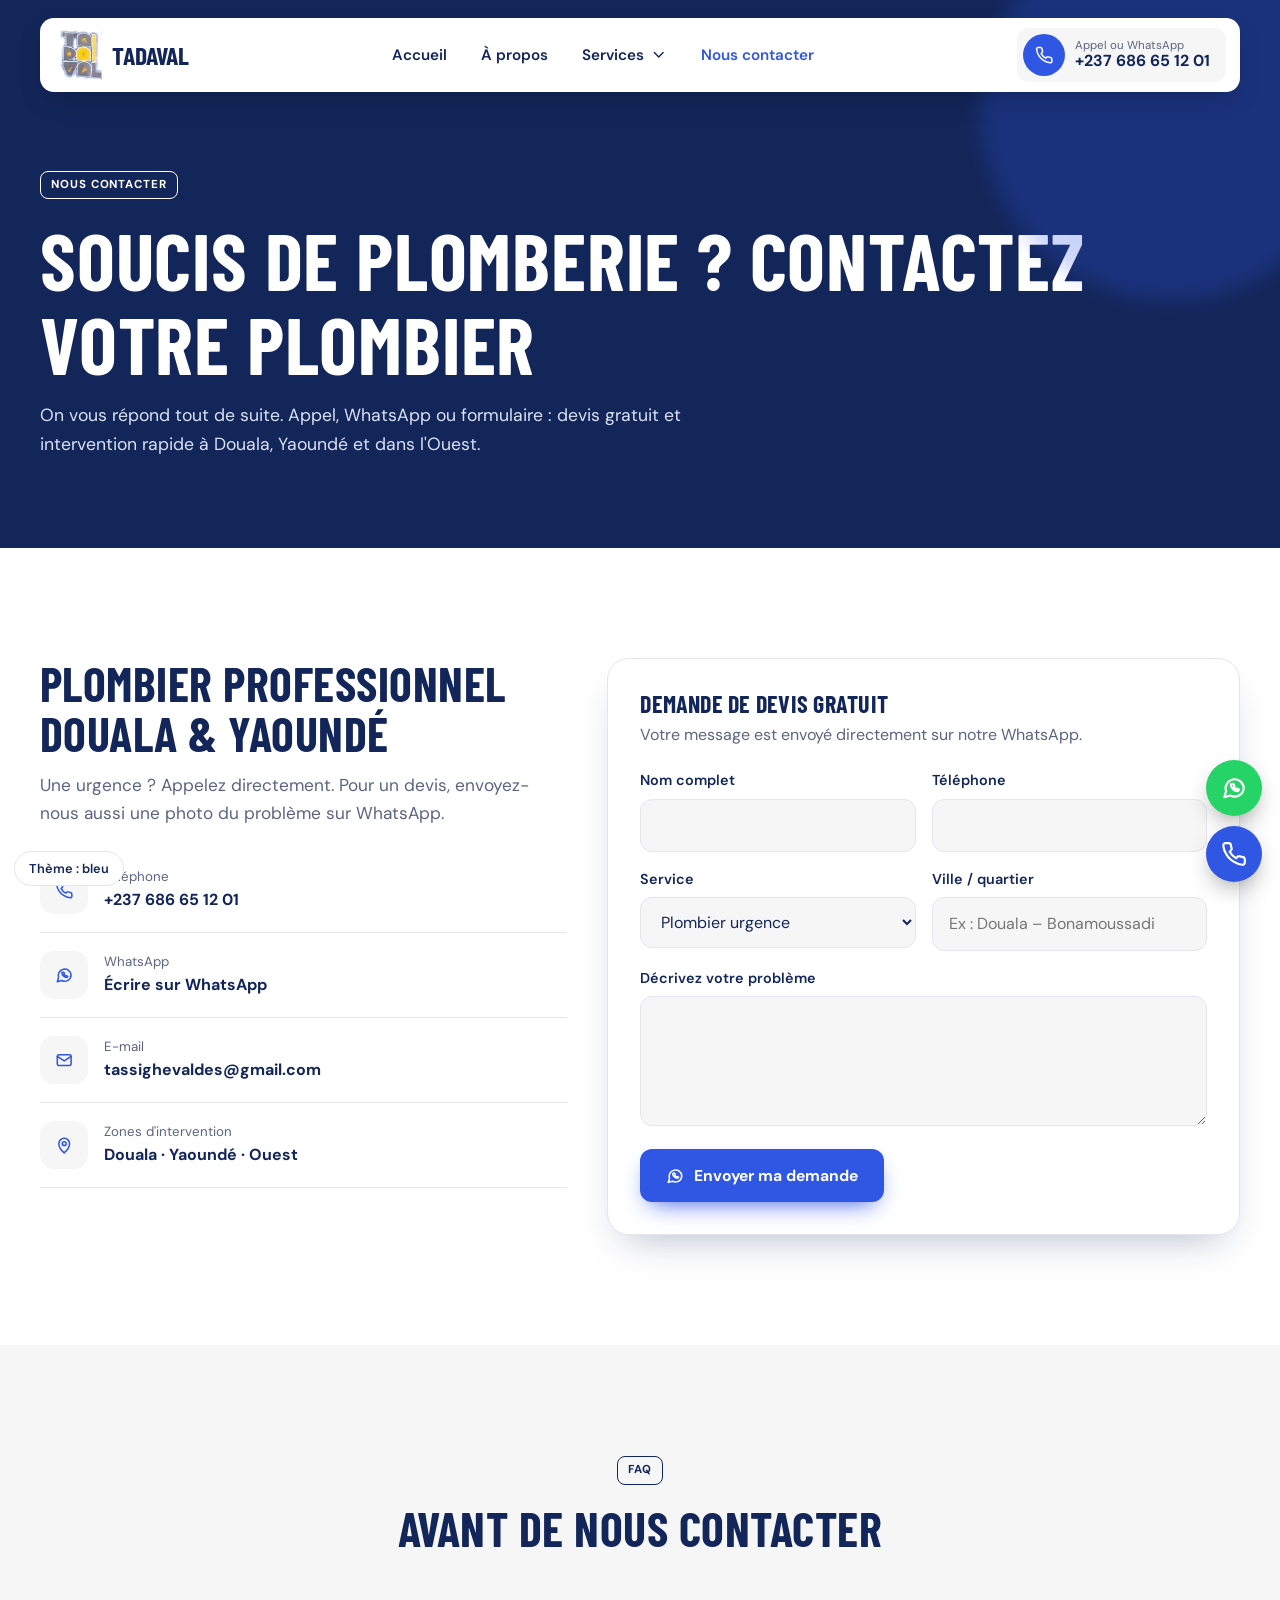
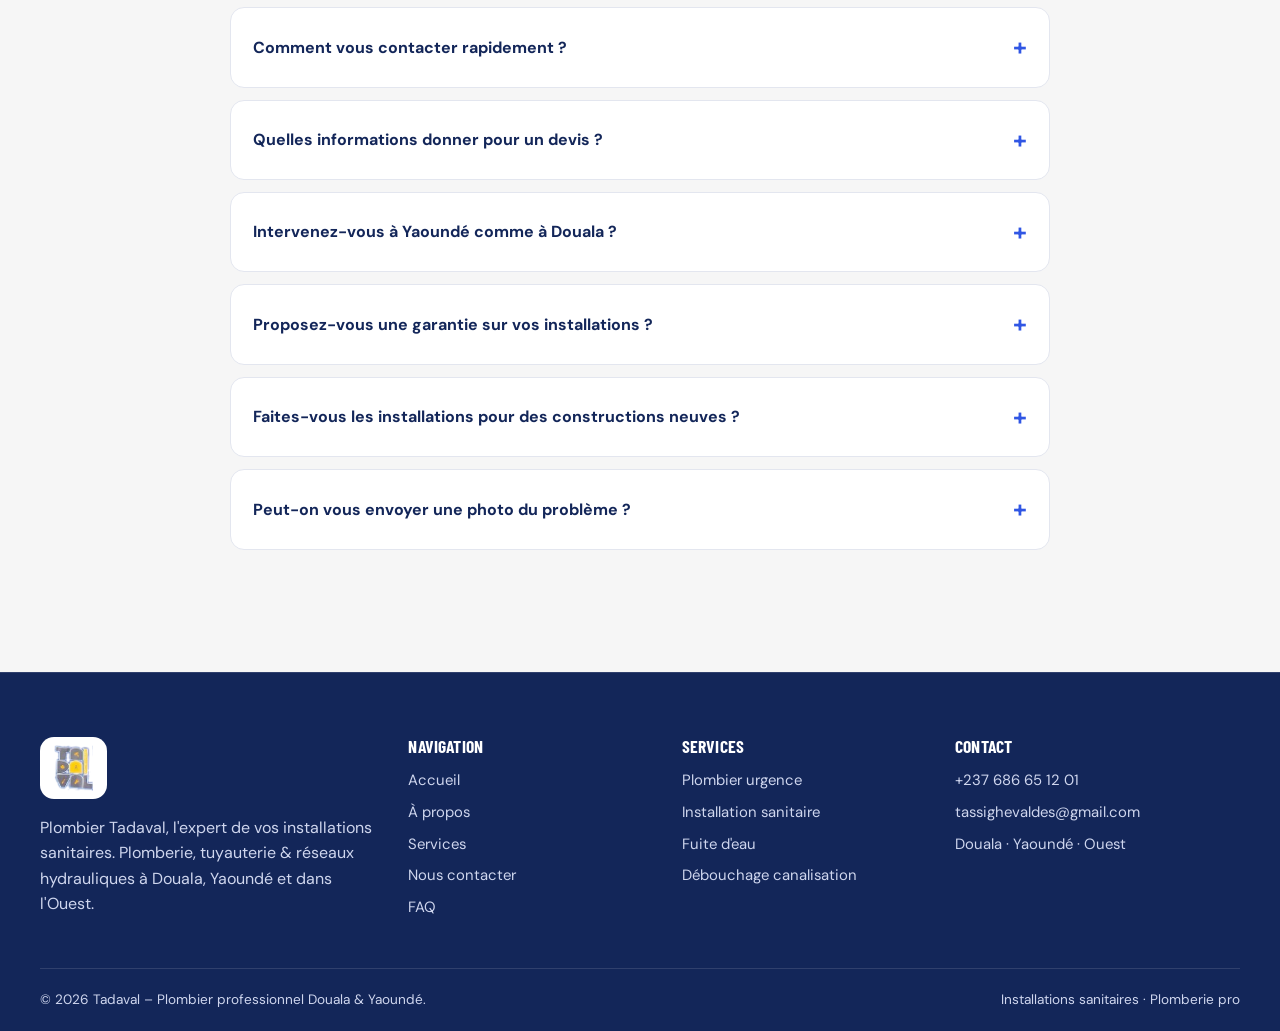
<file: contact.html>
<!doctype html>
<html lang="fr">
<head>
<meta charset="utf-8">
<meta name="viewport" content="width=device-width,initial-scale=1">
<title>Soucis de plomberie ? Contact plombier Tadaval</title>
<meta name="description" content="Soucis de plomberie ? Contactez Tadaval, plombier à Douala, Yaoundé et dans l'Ouest. Devis gratuit, réponse rapide par téléphone ou WhatsApp.">
<link rel="preconnect" href="https://fonts.googleapis.com"><link rel="preconnect" href="https://fonts.gstatic.com" crossorigin>
<link href="https://fonts.googleapis.com/css2?family=Barlow+Condensed:wght@600;700&family=DM+Sans:wght@400;500;600;700&display=swap" rel="stylesheet">
<link rel="icon" href="assets/img/logo.webp" type="image/webp">
<link rel="stylesheet" href="assets/css/style.css">
<!-- SEO -->
<link rel="canonical" href="https://www.tadaval.com/contact.html">
<meta name="robots" content="index,follow,max-image-preview:large">
<meta name="theme-color" content="#132659">
<meta name="geo.region" content="CM"><meta name="geo.placename" content="Douala, Yaoundé">
<meta property="og:type" content="website"><meta property="og:locale" content="fr_FR"><meta property="og:site_name" content="Tadaval">
<meta property="og:title" content="Soucis de plomberie ? Contact plombier Tadaval"><meta property="og:description" content="Soucis de plomberie ? Contactez Tadaval, plombier à Douala, Yaoundé et dans l'Ouest. Devis gratuit, réponse rapide par téléphone ou WhatsApp.">
<meta property="og:url" content="https://www.tadaval.com/contact.html"><meta property="og:image" content="https://www.tadaval.com/assets/img/hero.webp">
<meta name="twitter:card" content="summary_large_image"><meta name="twitter:title" content="Soucis de plomberie ? Contact plombier Tadaval"><meta name="twitter:description" content="Soucis de plomberie ? Contactez Tadaval, plombier à Douala, Yaoundé et dans l'Ouest. Devis gratuit, réponse rapide par téléphone ou WhatsApp."><meta name="twitter:image" content="https://www.tadaval.com/assets/img/hero.webp">
<script type="application/ld+json">{"@context": "https://schema.org", "@type": ["Plumber", "LocalBusiness"], "@id": "https://www.tadaval.com/#business", "name": "Tadaval", "alternateName": "Plombier Tadaval", "slogan": "L'expert de vos installations sanitaires.", "url": "https://www.tadaval.com/", "image": "https://www.tadaval.com/assets/img/hero.webp", "logo": "https://www.tadaval.com/assets/img/logo.webp", "telephone": "+237686651201", "email": "tassighevaldes@gmail.com", "areaServed": [{"@type": "City", "name": "Douala"}, {"@type": "City", "name": "Yaoundé"}, {"@type": "AdministrativeArea", "name": "Région de l'Ouest, Cameroun"}], "address": {"@type": "PostalAddress", "addressLocality": "Douala", "addressCountry": "CM"}, "hasOfferCatalog": {"@type": "OfferCatalog", "name": "Services de plomberie", "itemListElement": [{"@type": "Offer", "itemOffered": {"@type": "Service", "name": "Plombier urgence"}}, {"@type": "Offer", "itemOffered": {"@type": "Service", "name": "Installation sanitaire"}}, {"@type": "Offer", "itemOffered": {"@type": "Service", "name": "Fuite d'eau"}}, {"@type": "Offer", "itemOffered": {"@type": "Service", "name": "Débouchage canalisation"}}]}}</script>
<script type="application/ld+json">{"@context": "https://schema.org", "@type": "BreadcrumbList", "itemListElement": [{"@type": "ListItem", "position": 1, "name": "Accueil", "item": "https://www.tadaval.com/"}, {"@type": "ListItem", "position": 2, "name": "Nous contacter", "item": "https://www.tadaval.com/contact.html"}]}</script>
<script type="application/ld+json">{"@context": "https://schema.org", "@type": "FAQPage", "mainEntity": [{"@type": "Question", "name": "Comment vous contacter rapidement ?", "acceptedAnswer": {"@type": "Answer", "text": "Appelez le +237 686 65 12 01, écrivez-nous sur WhatsApp ou remplissez le formulaire de devis. Nous vous répondons au plus vite."}}, {"@type": "Question", "name": "Quelles informations donner pour un devis ?", "acceptedAnswer": {"@type": "Answer", "text": "Votre ville ou quartier, le type de problème (fuite, installation, débouchage) et si possible une photo envoyée par WhatsApp. Cela nous permet de vous donner un prix plus précis."}}, {"@type": "Question", "name": "Intervenez-vous à Yaoundé comme à Douala ?", "acceptedAnswer": {"@type": "Answer", "text": "Oui, nous couvrons Douala, Yaoundé et la région de l'Ouest."}}, {"@type": "Question", "name": "Proposez-vous une garantie sur vos installations ?", "acceptedAnswer": {"@type": "Answer", "text": "Oui, nos installations sanitaires sont livrées avec une garantie."}}, {"@type": "Question", "name": "Faites-vous les installations pour des constructions neuves ?", "acceptedAnswer": {"@type": "Answer", "text": "Oui, nous intervenons aussi bien sur des chantiers neufs que sur des rénovations : tuyauterie, réseaux hydrauliques et équipements sanitaires."}}, {"@type": "Question", "name": "Peut-on vous envoyer une photo du problème ?", "acceptedAnswer": {"@type": "Answer", "text": "Oui, c'est même conseillé : envoyez-nous une photo ou une courte vidéo par WhatsApp pour un premier diagnostic rapide."}}]}</script>
<!-- /SEO -->
</head>
<body>

<header class="site-header">
  <div class="container">
    <nav class="nav" aria-label="Navigation principale">
      <a class="brand" href="index.html"><img width="353" height="420" src="assets/img/logo.webp" alt="Logo Tadaval, plombier à Douala et Yaoundé"><span>Tadaval</span></a>
      <button class="burger" aria-label="Ouvrir le menu" aria-expanded="false"><i data-i="menu"></i></button>
      <ul class="menu">
        <li><a href="index.html">Accueil</a></li>
        <li><a href="a-propos.html">À propos</a></li>
        <li class="has-mega">
          <button aria-haspopup="true">Services <i data-i="chev"></i></button>
          <div class="mega">
            <a href="index.html#urgence"><span class="ic"><i data-i="bolt"></i></span><span><strong>Plombier urgence</strong><small>Tuyau éclaté, fuite, eau coupée</small></span></a>
            <a href="index.html#sanitaire"><span class="ic"><i data-i="bath"></i></span><span><strong>Installation sanitaire</strong><small>Salle de bain, WC, cuisine</small></span></a>
            <a href="index.html#fuite"><span class="ic"><i data-i="drop"></i></span><span><strong>Fuite d'eau</strong><small>Détection et réparation</small></span></a>
            <a href="index.html#debouchage"><span class="ic"><i data-i="pipe"></i></span><span><strong>Débouchage canalisation</strong><small>WC, évier, douche</small></span></a>
          </div>
        </li>
        <li><a class="active" href="contact.html">Nous contacter</a></li>
      </ul>
      <a class="nav-call" href="tel:+237686651201"><span class="ic"><i data-i="phone"></i></span><span><small>Appel ou WhatsApp</small>+237 686 65 12 01</span></a>
    </nav>
  </div>
</header>

<main>
<section class="page-hero">
  <div class="container">
    <span class="tag">Nous contacter</span>
    <h1>Soucis de plomberie ? Contactez votre plombier</h1>
    <p>On vous répond tout de suite. Appel, WhatsApp ou formulaire : devis gratuit et intervention rapide à Douala, Yaoundé et dans l'Ouest.</p>
  </div>
</section>

<section class="section" id="contact">
  <div class="container contact-grid">
    <div class="reveal">
      <h2>Plombier professionnel Douala &amp; Yaoundé</h2>
      <p class="lead" style="margin:14px 0 20px">Une urgence ? Appelez directement. Pour un devis, envoyez-nous aussi une photo du problème sur WhatsApp.</p>
      <ul class="info-list">
        <li><span class="ic"><i data-i="phone"></i></span><div><small>Téléphone</small><a href="tel:+237686651201"><strong>+237 686 65 12 01</strong></a></div></li>
        <li><span class="ic"><i data-i="wa"></i></span><div><small>WhatsApp</small><a href="https://wa.me/237686651201" target="_blank" rel="noopener"><strong>Écrire sur WhatsApp</strong></a></div></li>
        <li><span class="ic"><i data-i="mail"></i></span><div><small>E-mail</small><a href="mailto:tassighevaldes@gmail.com"><strong>tassighevaldes@gmail.com</strong></a></div></li>
        <li><span class="ic"><i data-i="pin"></i></span><div><small>Zones d'intervention</small><strong>Douala · Yaoundé · Ouest</strong></div></li>
      </ul>
    </div>
    <div class="form-card reveal">
      <h3 style="margin-bottom:6px">Demande de devis gratuit</h3>
      <p style="color:var(--muted);margin-bottom:22px">Votre message est envoyé directement sur notre WhatsApp.</p>
      <form data-wa>
        <div class="row">
          <div class="field"><label for="nom">Nom complet</label><input id="nom" name="nom" required></div>
          <div class="field"><label for="tel">Téléphone</label><input id="tel" name="tel" type="tel" required></div>
        </div>
        <div class="row">
          <div class="field"><label for="service">Service</label><select id="service" name="service"><option>Plombier urgence</option><option>Installation sanitaire</option><option>Fuite d'eau</option><option>Débouchage canalisation</option></select></div>
          <div class="field"><label for="quartier">Ville / quartier</label><input id="quartier" name="quartier" placeholder="Ex : Douala – Bonamoussadi"></div>
        </div>
        <div class="field"><label for="message">Décrivez votre problème</label><textarea id="message" name="message"></textarea></div>
        <button class="btn btn-primary" type="submit"><i data-i="wa"></i> Envoyer ma demande</button>
      </form>
    </div>
  </div>
</section>

<section class="section soft" id="faq">
  <div class="container">
    <div class="head-center reveal"><span class="tag">FAQ</span><h2>Avant de nous contacter</h2></div>
    <div class="faq">
      <details class="reveal"><summary>Comment vous contacter rapidement ?</summary><p>Appelez le +237 686 65 12 01, écrivez-nous sur WhatsApp ou remplissez le formulaire de devis. Nous vous répondons au plus vite.</p></details>
      <details class="reveal"><summary>Quelles informations donner pour un devis ?</summary><p>Votre ville ou quartier, le type de problème (fuite, installation, débouchage) et si possible une photo envoyée par WhatsApp. Cela nous permet de vous donner un prix plus précis.</p></details>
      <details class="reveal"><summary>Intervenez-vous à Yaoundé comme à Douala ?</summary><p>Oui, nous couvrons Douala, Yaoundé et la région de l'Ouest.</p></details>
      <details class="reveal"><summary>Proposez-vous une garantie sur vos installations ?</summary><p>Oui, nos installations sanitaires sont livrées avec une garantie.</p></details>
      <details class="reveal"><summary>Faites-vous les installations pour des constructions neuves ?</summary><p>Oui, nous intervenons aussi bien sur des chantiers neufs que sur des rénovations : tuyauterie, réseaux hydrauliques et équipements sanitaires.</p></details>
      <details class="reveal"><summary>Peut-on vous envoyer une photo du problème ?</summary><p>Oui, c'est même conseillé : envoyez-nous une photo ou une courte vidéo par WhatsApp pour un premier diagnostic rapide.</p></details>
    </div>
  </div>
</section>
</main>

<footer>
  <div class="container">
    <div class="foot-grid">
      <div><span class="foot-logo"><img width="353" height="420" src="assets/img/logo.webp" alt="Tadaval"></span><p>Plombier Tadaval, l'expert de vos installations sanitaires. Plomberie, tuyauterie &amp; réseaux hydrauliques à Douala, Yaoundé et dans l'Ouest.</p></div>
      <div><h4>Navigation</h4><ul><li><a href="index.html">Accueil</a></li><li><a href="a-propos.html">À propos</a></li><li><a href="index.html#services">Services</a></li><li><a href="contact.html">Nous contacter</a></li><li><a href="index.html#faq">FAQ</a></li></ul></div>
      <div><h4>Services</h4><ul><li><a href="index.html#urgence">Plombier urgence</a></li>
<li><a href="index.html#sanitaire">Installation sanitaire</a></li>
<li><a href="index.html#fuite">Fuite d'eau</a></li>
<li><a href="index.html#debouchage">Débouchage canalisation</a></li></ul></div>
      <div><h4>Contact</h4><ul><li><a href="tel:+237686651201">+237 686 65 12 01</a></li><li><a href="mailto:tassighevaldes@gmail.com">tassighevaldes@gmail.com</a></li><li>Douala · Yaoundé · Ouest</li></ul></div>
    </div>
    <div class="copy"><span>© <span id="y">2026</span> Tadaval – Plombier professionnel Douala &amp; Yaoundé.</span><span>Installations sanitaires · Plomberie pro</span></div>
  </div>
</footer>

<div class="float-actions">
  <a class="fa-wa" href="https://wa.me/237686651201" target="_blank" rel="noopener" aria-label="WhatsApp"><i data-i="wa"></i></a>
  <a class="fa-call" href="tel:+237686651201" aria-label="Appeler"><i data-i="phone"></i></a>
</div>
<button class="theme-toggle" type="button" aria-label="Changer le thème de couleurs">Thème : bleu</button>
<script src="assets/js/main.js" defer></script>
</body>
</html>
</file>
<file: assets/css/style.css>
/* ===== Tadaval — design system ===== */
:root{
  /* Thème 1 (par défaut) : bleu */
  --primary:#132659;
  --primary-2:#0d1c44;
  --accent:#3056e4;
  --accent-ink:#fff;
  --bg:#ffffff;
  --bg-soft:#f6f6f6;
  --ink:#132659;
  --muted:#5b6482;
  --line:#e3e6ef;
  --on-primary:#ffffff;
  --cta:#3056e4;
  --cta-hover:#2444c2;
  --radius:18px;
  --shadow:0 18px 40px -18px rgba(19,38,89,.35);
  --font-head:"Barlow Condensed","Arial Narrow",Impact,sans-serif;
  --font-body:"DM Sans","Segoe UI",system-ui,sans-serif;
}
/* Thème 2 : orange */
:root[data-theme="2"]{
  --primary:#1e2d34;
  --primary-2:#141f24;
  --accent:#e96429;
  --bg:#ffffff;
  --bg-soft:#f2f1f9;
  --ink:#1e2d34;
  --muted:#5d6a70;
  --line:#e4e2f0;
  --cta:#e96429;
  --cta-hover:#cf5320;
}

*{box-sizing:border-box;margin:0;padding:0}
html{scroll-behavior:smooth;scroll-padding-top:110px}
body{font-family:var(--font-body);color:var(--ink);background:var(--bg);line-height:1.6;-webkit-font-smoothing:antialiased;overflow-x:hidden}
img{max-width:100%;height:auto;display:block}
a{color:inherit;text-decoration:none}
ul{list-style:none}
h1,h2,h3,h4{font-family:var(--font-head);text-transform:uppercase;line-height:1.05;letter-spacing:.01em;font-weight:700}
h1{font-size:clamp(2.6rem,6.5vw,5rem)}
h2{font-size:clamp(1.9rem,4vw,3rem)}
h3{font-size:1.5rem}
.container{width:min(1200px,100% - 40px);margin-inline:auto}
.section{padding:clamp(64px,9vw,110px) 0}
.soft{background:var(--bg-soft)}
.tag{display:inline-block;font-size:.72rem;font-weight:700;letter-spacing:.08em;text-transform:uppercase;border:1px solid currentColor;border-radius:8px;padding:4px 10px;margin-bottom:18px}
.lead{color:var(--muted);font-size:1.08rem;max-width:62ch}
.i{width:1.15em;height:1.15em;display:inline-block;vertical-align:-.2em;flex:none}

/* Buttons */
.btn{display:inline-flex;align-items:center;gap:10px;font-weight:700;font-size:.98rem;padding:14px 24px;border-radius:12px;border:2px solid transparent;cursor:pointer;transition:transform .2s,background .2s,box-shadow .2s,color .2s;font-family:var(--font-body)}
.btn:hover{transform:translateY(-2px)}
.btn-primary{background:var(--cta);color:#fff;box-shadow:0 10px 24px -10px var(--cta)}
.btn-primary:hover{background:var(--cta-hover)}
.btn-wa{background:#25d366;color:#06361b}
.btn-wa:hover{background:#1fbd5a}
.btn-ghost{border-color:rgba(255,255,255,.5);color:#fff}
.btn-ghost:hover{background:#fff;color:var(--primary)}
.btn-outline{border-color:var(--primary);color:var(--primary)}
.btn-outline:hover{background:var(--primary);color:#fff}
:focus-visible{outline:3px solid var(--accent);outline-offset:3px}

/* ===== Header ===== */
.site-header{position:absolute;top:18px;left:0;right:0;z-index:50}
.nav{background:#fff;border-radius:14px;box-shadow:0 10px 30px -12px rgba(0,0,0,.35);display:flex;align-items:center;justify-content:space-between;gap:20px;padding:10px 14px 10px 20px}
.brand{display:flex;align-items:center;gap:10px;font-family:var(--font-head);font-weight:700;font-size:1.6rem;color:var(--primary);text-transform:uppercase}
.brand img{height:50px;width:auto}
.menu{display:flex;align-items:center;gap:6px}
.menu>li{position:relative}
.menu>li>a,.menu>li>button{font:600 .95rem var(--font-body);color:var(--ink);padding:10px 14px;border-radius:10px;background:none;border:0;cursor:pointer;display:flex;align-items:center;gap:6px}
.menu>li>a:hover,.menu>li>button:hover,.menu a.active{color:var(--accent)}
.has-mega:hover .mega,.has-mega:focus-within .mega,.has-mega.open .mega{opacity:1;visibility:visible;transform:translate(-50%,0)}
.mega{position:absolute;top:calc(100% + 10px);left:50%;transform:translate(-50%,10px);opacity:0;visibility:hidden;transition:.22s;background:#fff;border-radius:16px;box-shadow:0 30px 60px -20px rgba(19,38,89,.45);padding:14px;width:min(640px,90vw);display:grid;grid-template-columns:1fr 1fr;gap:6px;z-index:60}
.mega::before{content:"";position:absolute;top:-12px;left:0;right:0;height:14px}
.mega a{display:flex;gap:12px;align-items:flex-start;padding:12px;border-radius:12px;transition:background .2s}
.mega a:hover{background:var(--bg-soft)}
.mega .ic{width:40px;height:40px;border-radius:10px;background:var(--bg-soft);color:var(--accent);display:grid;place-items:center;flex:none}
.mega a:hover .ic{background:var(--accent);color:#fff}
.mega strong{display:block;font-size:.95rem;line-height:1.2}
.mega small{color:var(--muted);font-size:.8rem;line-height:1.3;display:block}
.nav-call{display:flex;align-items:center;gap:10px;background:var(--bg-soft);border-radius:12px;padding:6px 16px 6px 6px;font-weight:700;line-height:1.15}
.nav-call .ic{width:42px;height:42px;border-radius:50%;background:var(--cta);color:#fff;display:grid;place-items:center}
.nav-call small{display:block;font-weight:400;color:var(--muted);font-size:.72rem}
.burger{display:none;background:var(--bg-soft);border:0;width:44px;height:44px;border-radius:10px;cursor:pointer;color:var(--primary)}

/* ===== Hero ===== */
.hero{position:relative;background:var(--primary);color:var(--on-primary);margin:0;border-radius:0;overflow:hidden;min-height:660px;display:flex;align-items:flex-end}
.hero-img{position:absolute;inset:0;width:100%;height:100%;object-fit:cover;object-position:center 20%;animation:kenburns 18s ease-in-out infinite alternate}
.hero::before{content:"";position:absolute;inset:0;z-index:1;background:linear-gradient(90deg,rgba(19,38,89,.82) 0%,rgba(19,38,89,.6) 38%,rgba(19,38,89,.2) 70%,rgba(19,38,89,.05) 100%)}
:root[data-theme="2"] .hero::before{background:linear-gradient(90deg,rgba(30,45,52,.82) 0%,rgba(30,45,52,.6) 38%,rgba(30,45,52,.2) 70%,rgba(30,45,52,.05) 100%)}
@keyframes kenburns{from{transform:scale(1)}to{transform:scale(1.08)}}
.hero .container{position:relative;z-index:2;padding:170px 0 100px}
.hero h1{max-width:12ch}
.hero h1 em{font-style:normal;color:#9db4ff}
:root[data-theme="2"] .hero h1 em{color:#ff9a6b}
.hero p.sub{max-width:52ch;margin:22px 0 28px;color:#dbe2f7;font-size:1.1rem}
.cta-row{display:flex;flex-wrap:wrap;gap:12px}
.proofs{display:flex;flex-wrap:wrap;gap:12px 28px;margin-top:34px}
.proofs li{display:flex;align-items:center;gap:8px;font-weight:600;font-size:.95rem}
.proofs .i{color:#7fe2a0}


/* Hero : colonne de droite (ordinateur) */
.hero-side{position:absolute;right:0;top:150px;bottom:70px;width:300px;display:flex;flex-direction:column;justify-content:space-between;align-items:flex-end}
.hero-chips{display:grid;gap:12px;justify-items:end}
.hero-chips li{background:#fff;color:var(--primary);border-radius:14px;padding:12px 18px;display:flex;align-items:baseline;gap:10px;box-shadow:0 14px 30px -14px rgba(0,0,0,.5);animation:float 5s ease-in-out infinite}
.hero-chips li:nth-child(2){margin-right:36px;animation-delay:-1.6s}
.hero-chips li:nth-child(3){animation-delay:-3.2s}
.hero-chips b{font:700 1.9rem var(--font-head);color:var(--accent);line-height:1}
.hero-chips span{font-size:.85rem;font-weight:600;color:var(--muted)}
.hero-card{width:100%;background:rgba(255,255,255,.14);backdrop-filter:blur(14px);-webkit-backdrop-filter:blur(14px);border:1px solid rgba(255,255,255,.3);border-radius:18px;padding:18px 20px;color:#fff}
.hero-card .live{display:flex;align-items:center;gap:8px;font-weight:700;font-size:.9rem}
.hero-card .live i{width:10px;height:10px;border-radius:50%;background:#3ddc84;box-shadow:0 0 0 0 rgba(61,220,132,.7);animation:pulse 1.8s infinite}
@keyframes pulse{70%{box-shadow:0 0 0 10px rgba(61,220,132,0)}100%{box-shadow:0 0 0 0 rgba(61,220,132,0)}}
.hero-card p{font-size:.85rem;color:#e4e9fa;margin:8px 0 12px;line-height:1.45}
.hero-card a{display:flex;align-items:center;justify-content:center;gap:8px;background:#fff;color:var(--primary);font-weight:700;border-radius:12px;padding:11px;transition:background .2s,color .2s}
.hero-card a:hover{background:var(--cta);color:#fff}
@media (min-width:1021px){.hero .proofs{display:none}}
@media (max-width:1020px){.hero-side{display:none}}

/* ===== Quick quote bar ===== */
.quote-wrap{padding:36px 0;background:var(--bg)}
.quote-bar{background:var(--bg-soft);border:1px solid var(--line);border-radius:0;padding:22px 28px;display:grid;grid-template-columns:1.1fr 2fr;gap:24px;align-items:center}
.quote-bar h3{font-family:var(--font-body);text-transform:none;font-size:1.25rem;line-height:1.25}
.quote-bar h3 small{display:block;font-weight:400;color:var(--muted);font-size:.9rem;margin-top:4px}
.quote-form{display:flex;gap:12px;flex-wrap:wrap}
.quote-form input,.quote-form select{flex:1 1 150px;min-width:0;padding:15px 18px;border-radius:30px;border:1px solid var(--line);background:#fff;font:inherit;color:var(--ink)}
.quote-form input:focus,.quote-form select:focus{outline:2px solid var(--accent);border-color:transparent}
.quote-form .btn{border-radius:30px;padding:14px 26px}

/* ===== About / story ===== */
.split{display:grid;grid-template-columns:1fr 1.1fr;gap:clamp(32px,6vw,80px);align-items:center}
.photo-anim{position:relative;border-radius:24px;overflow:hidden;aspect-ratio:4/4.6;box-shadow:var(--shadow)}
.photo-anim img{width:100%;height:100%;object-fit:cover;animation:kenburns 14s ease-in-out infinite alternate}
.photo-anim .badge{position:absolute;left:18px;bottom:18px;background:#fff;border-radius:16px;padding:14px 18px;box-shadow:var(--shadow);animation:float 4s ease-in-out infinite}
.photo-anim .badge b{font:700 2.2rem var(--font-head);color:var(--accent);display:block;line-height:1}
.photo-anim .badge span{font-size:.82rem;color:var(--muted)}
@keyframes float{50%{transform:translateY(-8px)}}
.story h2{margin-bottom:22px}
.story p{margin-bottom:16px;color:var(--muted)}
.story .problem{border-left:4px solid #e5484d;padding-left:18px;color:var(--ink)}
.story .solution{border-left:4px solid #1fa25a;padding-left:18px;color:var(--ink)}
.stats{display:grid;grid-template-columns:repeat(4,1fr);gap:20px;margin-top:34px}
.stats b{font:700 2.6rem var(--font-head);color:var(--accent);display:block;line-height:1}
.stats span{font-size:.88rem;color:var(--muted)}

/* ===== Services ===== */
.head-center{text-align:center;max-width:720px;margin:0 auto 54px}
.head-center .lead{margin:14px auto 0}
.cards{display:grid;grid-template-columns:repeat(4,1fr);gap:22px}
.card{background:#fff;border:1px solid var(--line);border-radius:var(--radius);overflow:hidden;display:flex;flex-direction:column;transition:transform .3s,box-shadow .3s}
.card:hover{transform:translateY(-6px);box-shadow:var(--shadow)}
.card .thumb{aspect-ratio:16/10;overflow:hidden;position:relative}
.card .thumb img{width:100%;height:100%;object-fit:cover;transition:transform .6s}
.card:hover .thumb img{transform:scale(1.07)}
.card .thumb .ic{position:absolute;left:16px;bottom:-22px;width:50px;height:50px;border-radius:14px;background:var(--cta);color:#fff;display:grid;place-items:center;box-shadow:0 8px 18px -6px var(--cta)}
.card .body{padding:34px 22px 24px;display:flex;flex-direction:column;gap:10px;flex:1}
.card p{color:var(--muted);font-size:.95rem;flex:1}
.card .more{font-weight:700;color:var(--accent);display:inline-flex;gap:6px;align-items:center}
.card.urgent{border-color:var(--accent)}

/* ===== Steps ===== */
.steps{display:grid;grid-template-columns:repeat(4,1fr);gap:24px;counter-reset:s}
.step{background:#fff;border-radius:var(--radius);padding:28px 24px;position:relative;border:1px solid var(--line)}
.step::before{counter-increment:s;content:"0" counter(s);font:700 3.4rem var(--font-head);color:var(--accent);opacity:.25;position:absolute;right:20px;top:10px;line-height:1}
.step .ic{width:52px;height:52px;border-radius:14px;background:var(--primary);color:#fff;display:grid;place-items:center;margin-bottom:16px}
.step h3{font-size:1.3rem;margin-bottom:8px}
.step p{color:var(--muted);font-size:.95rem}

/* ===== CTA band / footer ===== */
.cta-band{background:var(--primary);color:#fff;border-radius:0;overflow:hidden;display:grid;grid-template-columns:1fr 1fr;margin:0}
.cta-media{min-height:380px;position:relative}
.cta-media img{position:absolute;inset:0;width:100%;height:100%;object-fit:cover}
.cta-info{padding:clamp(28px,4.5vw,64px);display:flex;flex-direction:column;justify-content:center;gap:22px}
.cta-info h2{max-width:16ch}
.cta-list{display:grid;gap:14px}
.cta-list li{display:flex;gap:14px;align-items:flex-start}
.cta-list .i{width:44px;height:44px;padding:11px;border-radius:12px;background:rgba(255,255,255,.12);color:#fff}
.cta-list small{display:block;color:#b9c4ea;font-size:.8rem}
.cta-list a{font-weight:700;font-size:1.2rem}
footer{background:var(--primary);color:#cfd6ee;padding-top:64px;border-top:1px solid rgba(255,255,255,.12)}
.foot-grid{display:grid;grid-template-columns:1.4fr 1fr 1fr 1.2fr;gap:36px;padding-bottom:40px}
footer h4{color:#fff;font-size:1.1rem;margin-bottom:14px}
footer li{margin-bottom:8px;font-size:.93rem}
footer a:hover{color:#fff;text-decoration:underline}
.foot-logo{display:inline-flex;background:#fff;border-radius:14px;padding:8px 14px;margin-bottom:16px}
.foot-logo img{height:46px;width:auto}
.copy{border-top:1px solid rgba(255,255,255,.12);padding:20px 0;font-size:.85rem;display:flex;justify-content:space-between;flex-wrap:wrap;gap:8px}

/* ===== Page hero (inner pages) ===== */
.page-hero{background:var(--primary);color:#fff;margin:0;border-radius:0;padding:170px 0 90px;position:relative;overflow:hidden}
.page-hero::after{content:"";position:absolute;right:-80px;top:-80px;width:380px;height:380px;border-radius:50%;background:var(--accent);opacity:.25;filter:blur(10px)}
.page-hero p{color:#dbe2f7;max-width:58ch;margin-top:16px;font-size:1.1rem}

/* Gallery */
.gallery{display:grid;grid-template-columns:repeat(3,1fr);grid-auto-rows:270px;gap:18px}
.gallery figure:nth-child(1),.gallery figure:nth-child(4){grid-column:span 2}
.gallery figure{border-radius:16px;overflow:hidden;position:relative;margin:0}
.gallery img{width:100%;height:100%;object-fit:cover;transition:transform .5s}
.gallery figure:hover img{transform:scale(1.05)}
.gallery figcaption{position:absolute;left:0;right:0;bottom:0;padding:30px 16px 12px;background:linear-gradient(transparent,rgba(13,28,68,.85));color:#fff;font-weight:600;font-size:.9rem}

/* Contact */
.contact-grid{display:grid;grid-template-columns:1fr 1.2fr;gap:40px}
.info-list li{display:flex;gap:16px;padding:18px 0;border-bottom:1px solid var(--line)}
.info-list .ic{width:48px;height:48px;border-radius:14px;background:var(--bg-soft);color:var(--accent);display:grid;place-items:center;flex:none}
.info-list small{color:var(--muted);display:block}
.form-card{background:#fff;border:1px solid var(--line);border-radius:22px;padding:32px;box-shadow:var(--shadow)}
.form-card label{display:block;font-weight:600;font-size:.9rem;margin-bottom:6px}
.form-card .row{display:grid;grid-template-columns:1fr 1fr;gap:16px}
.form-card .field{margin-bottom:16px}
.form-card input,.form-card select,.form-card textarea{width:100%;padding:13px 16px;border-radius:12px;border:1px solid var(--line);background:var(--bg-soft);font:inherit;color:var(--ink)}
.form-card textarea{min-height:130px;resize:vertical}
.form-card input:focus,.form-card select:focus,.form-card textarea:focus{outline:2px solid var(--accent);background:#fff}
.map{border-radius:22px;overflow:hidden;margin-top:28px;border:1px solid var(--line)}
.map iframe{width:100%;height:260px;border:0}

/* FAQ */
.faq{max-width:820px;margin:0 auto}
.faq details{background:#fff;border:1px solid var(--line);border-radius:14px;margin-bottom:12px;padding:0 22px}
.faq summary{cursor:pointer;font-weight:700;padding:20px 0;list-style:none;display:flex;justify-content:space-between;gap:12px;align-items:center}
.faq summary::-webkit-details-marker{display:none}
.faq summary::after{content:"+";font-size:1.5rem;color:var(--accent);transition:transform .25s}
.faq details[open] summary::after{transform:rotate(45deg)}
.faq details p{padding-bottom:20px;color:var(--muted)}

/* Floating buttons + theme switch */
.float-actions{position:fixed;right:18px;bottom:18px;display:flex;flex-direction:column;gap:10px;z-index:70}
.float-actions a{width:56px;height:56px;border-radius:50%;display:grid;place-items:center;box-shadow:0 10px 24px -8px rgba(0,0,0,.45);color:#fff;transition:transform .2s}
.float-actions a:hover{transform:scale(1.08)}
.fa-wa{background:#25d366}.fa-call{background:var(--cta)}
.fa-wa .i,.fa-call .i{width:26px;height:26px}
.theme-toggle{position:fixed;left:14px;bottom:14px;z-index:70;background:#fff;border:1px solid var(--line);border-radius:30px;padding:8px 14px;font:600 .8rem var(--font-body);cursor:pointer;box-shadow:var(--shadow);color:var(--ink)}

/* Reveal */
.reveal{opacity:0;transform:translateY(28px);transition:opacity .7s,transform .7s}
.reveal.in{opacity:1;transform:none}
@media (prefers-reduced-motion:reduce){*{animation:none!important;transition:none!important}.reveal{opacity:1;transform:none}}

/* ===== Responsive ===== */
@media (max-width:1020px){
  .cards{grid-template-columns:repeat(2,1fr)}
  .steps{grid-template-columns:repeat(2,1fr)}
  .foot-grid{grid-template-columns:1fr 1fr}
  .gallery{grid-template-columns:repeat(2,1fr)}
  .gallery figure:nth-child(n){grid-column:auto}
  .gallery figure:nth-child(1){grid-column:span 2}
}
@media (max-width:900px){
  .burger{display:grid;place-items:center}
  .nav-call{display:none}
  .menu{position:absolute;top:calc(100% + 10px);left:0;right:0;background:#fff;border-radius:16px;box-shadow:var(--shadow);flex-direction:column;align-items:stretch;padding:12px;display:none}
  .menu.open{display:flex}
  .mega{position:static;transform:none!important;opacity:1;visibility:visible;box-shadow:none;width:100%;display:none;grid-template-columns:1fr;padding:4px}
  .has-mega.open .mega{display:grid}
  .mega::before{display:none}
  .split,.contact-grid,.quote-bar{grid-template-columns:1fr}
  .hero{min-height:0}
  .hero-img{opacity:.6}
  .hero::before{background:linear-gradient(180deg,rgba(19,38,89,.5),rgba(19,38,89,.8))}
  .hero .container{padding:140px 0 110px}
  .stats{grid-template-columns:repeat(2,1fr)}
}
@media (max-width:760px){.cta-band{grid-template-columns:1fr}.cta-media{min-height:240px}}
@media (max-width:620px){
  .cards,.steps,.foot-grid{grid-template-columns:1fr}
  .gallery{grid-template-columns:1fr;grid-auto-rows:230px}
  .gallery figure:nth-child(n){grid-column:auto}
  
  .form-card .row{grid-template-columns:1fr}
  .quote-bar{padding:20px}
  .btn{width:100%;justify-content:center}
}
</file>
